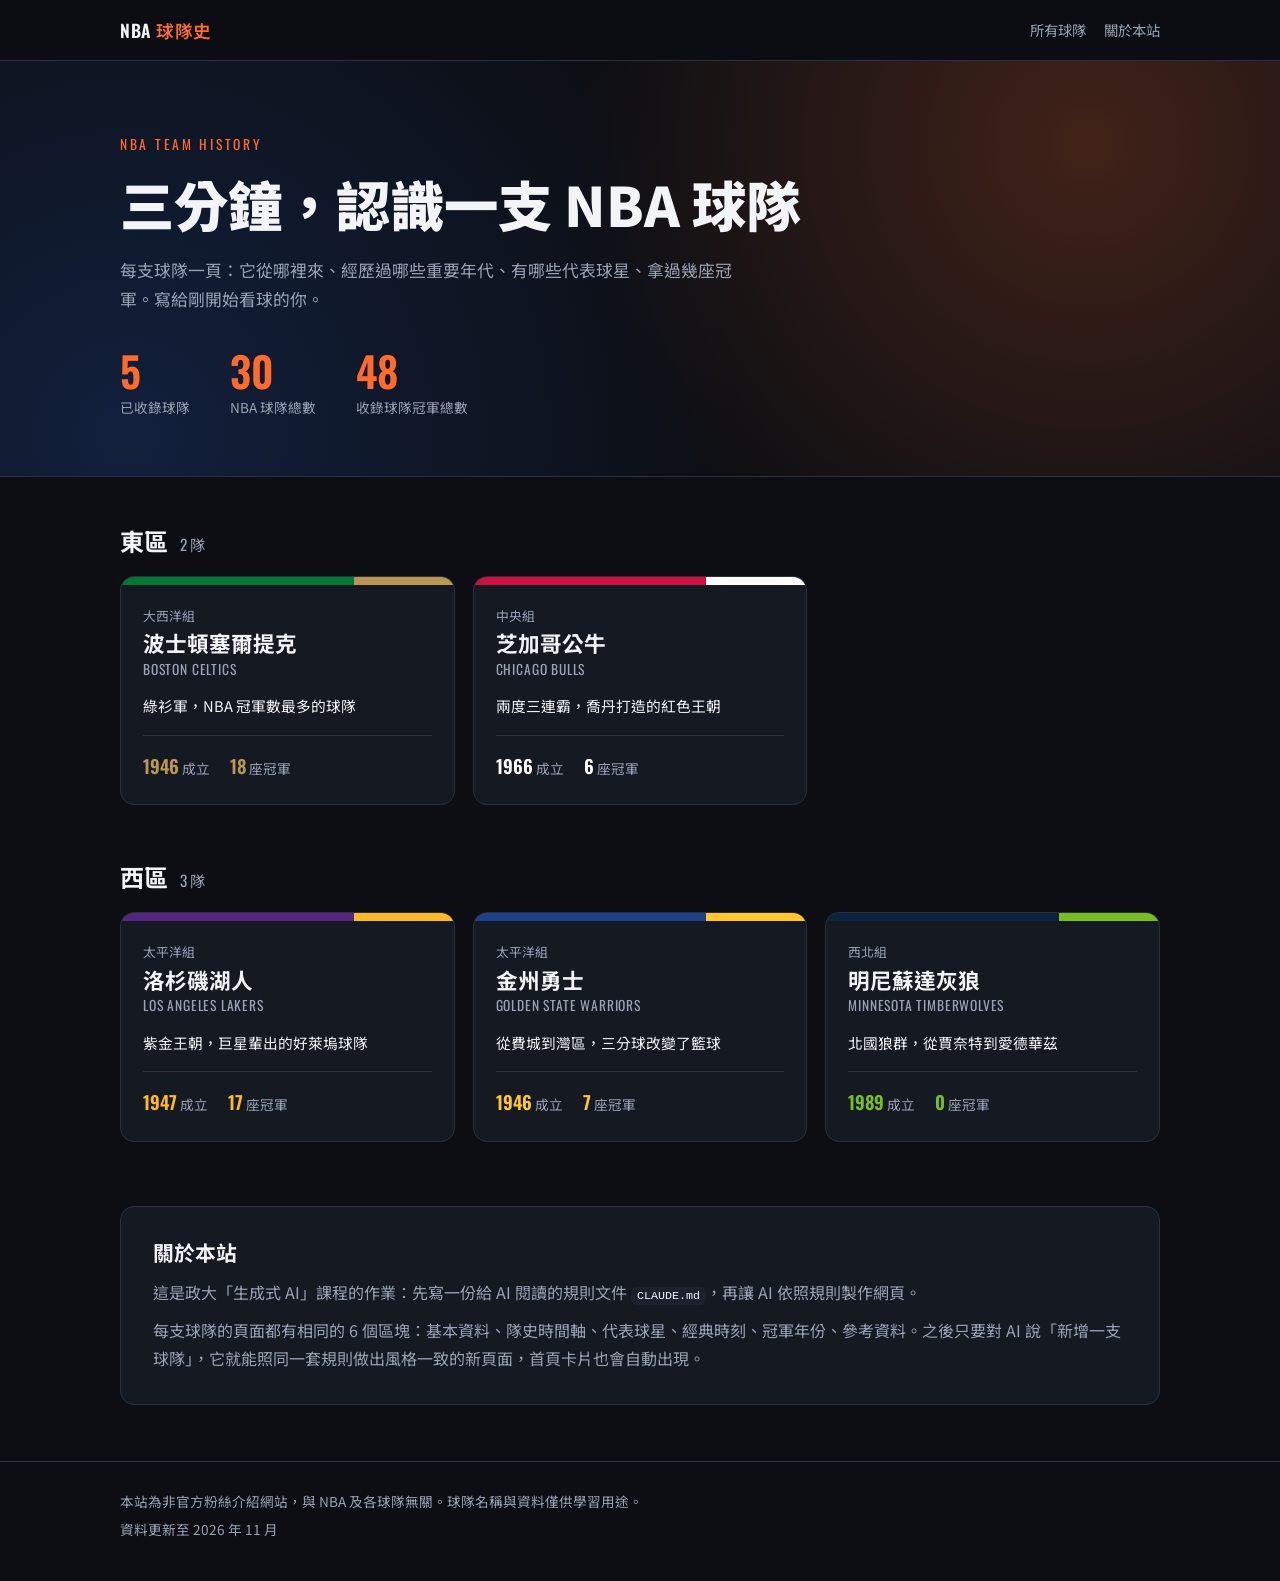
<file: index.html>
<!DOCTYPE html>
<html lang="zh-Hant-TW">
<head>
  <meta charset="UTF-8">
  <meta name="viewport" content="width=device-width, initial-scale=1.0">
  <title>NBA 球隊史｜三分鐘認識一支球隊</title>
  <meta name="description" content="用繁體中文介紹 NBA 各球隊的歷史、代表球星與冠軍年份。">
  <link rel="preconnect" href="https://fonts.googleapis.com">
  <link rel="preconnect" href="https://fonts.gstatic.com" crossorigin>
  <link href="https://fonts.googleapis.com/css2?family=Noto+Sans+TC:wght@400;700;900&family=Oswald:wght@400;600&display=swap" rel="stylesheet">
  <link rel="stylesheet" href="assets/css/style.css">
</head>
<body>
  <header class="site-header">
    <div class="container">
      <a class="brand" href="index.html">NBA <span>球隊史</span></a>
      <nav class="header-links">
        <a href="#teams">所有球隊</a>
        <a href="#about">關於本站</a>
      </nav>
    </div>
  </header>

  <main>
    <section class="home-hero">
      <div class="container">
        <p class="eyebrow">NBA Team History</p>
        <h1>三分鐘，認識一支 NBA 球隊</h1>
        <p class="lead">每支球隊一頁：它從哪裡來、經歷過哪些重要年代、有哪些代表球星、拿過幾座冠軍。寫給剛開始看球的你。</p>
        <div class="stats">
          <div>
            <span class="stat-number" data-stat="teams">0</span>
            <span class="stat-label">已收錄球隊</span>
          </div>
          <div>
            <span class="stat-number">30</span>
            <span class="stat-label">NBA 球隊總數</span>
          </div>
          <div>
            <span class="stat-number" data-stat="titles">0</span>
            <span class="stat-label">收錄球隊冠軍總數</span>
          </div>
        </div>
      </div>
    </section>

    <div class="container" id="teams" data-team-grid></div>

    <div class="container">
      <section class="about" id="about">
        <h2>關於本站</h2>
        <p>這是政大「生成式 AI」課程的作業：先寫一份給 AI 閱讀的規則文件 <code>CLAUDE.md</code>，再讓 AI 依照規則製作網頁。</p>
        <p>每支球隊的頁面都有相同的 6 個區塊：基本資料、隊史時間軸、代表球星、經典時刻、冠軍年份、參考資料。之後只要對 AI 說「新增一支球隊」，它就能照同一套規則做出風格一致的新頁面，首頁卡片也會自動出現。</p>
      </section>
    </div>
  </main>

  <footer class="site-footer">
    <div class="container">
      <p>本站為非官方粉絲介紹網站，與 NBA 及各球隊無關。球隊名稱與資料僅供學習用途。</p>
      <p>資料更新至 2026 年 11 月</p>
    </div>
  </footer>

  <script src="data/teams.js"></script>
  <script src="assets/js/main.js"></script>
</body>
</html>
</file>
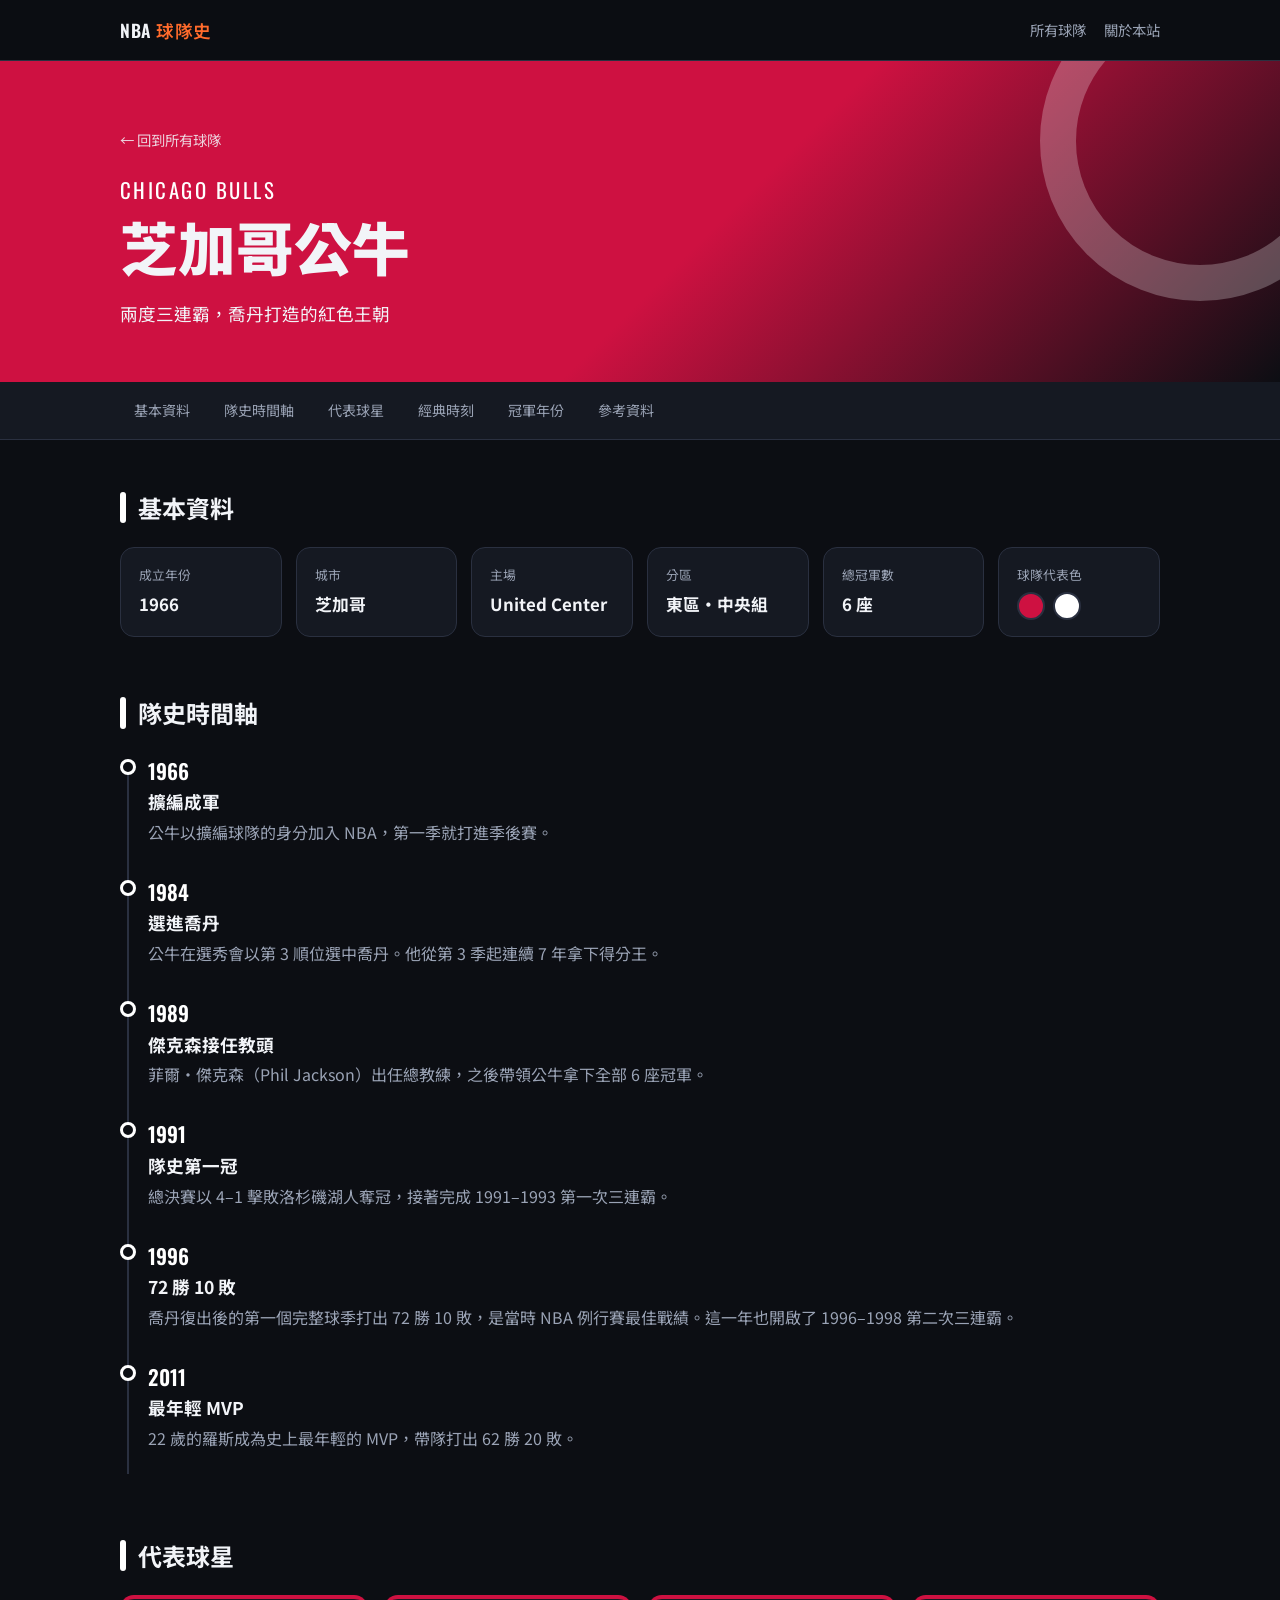
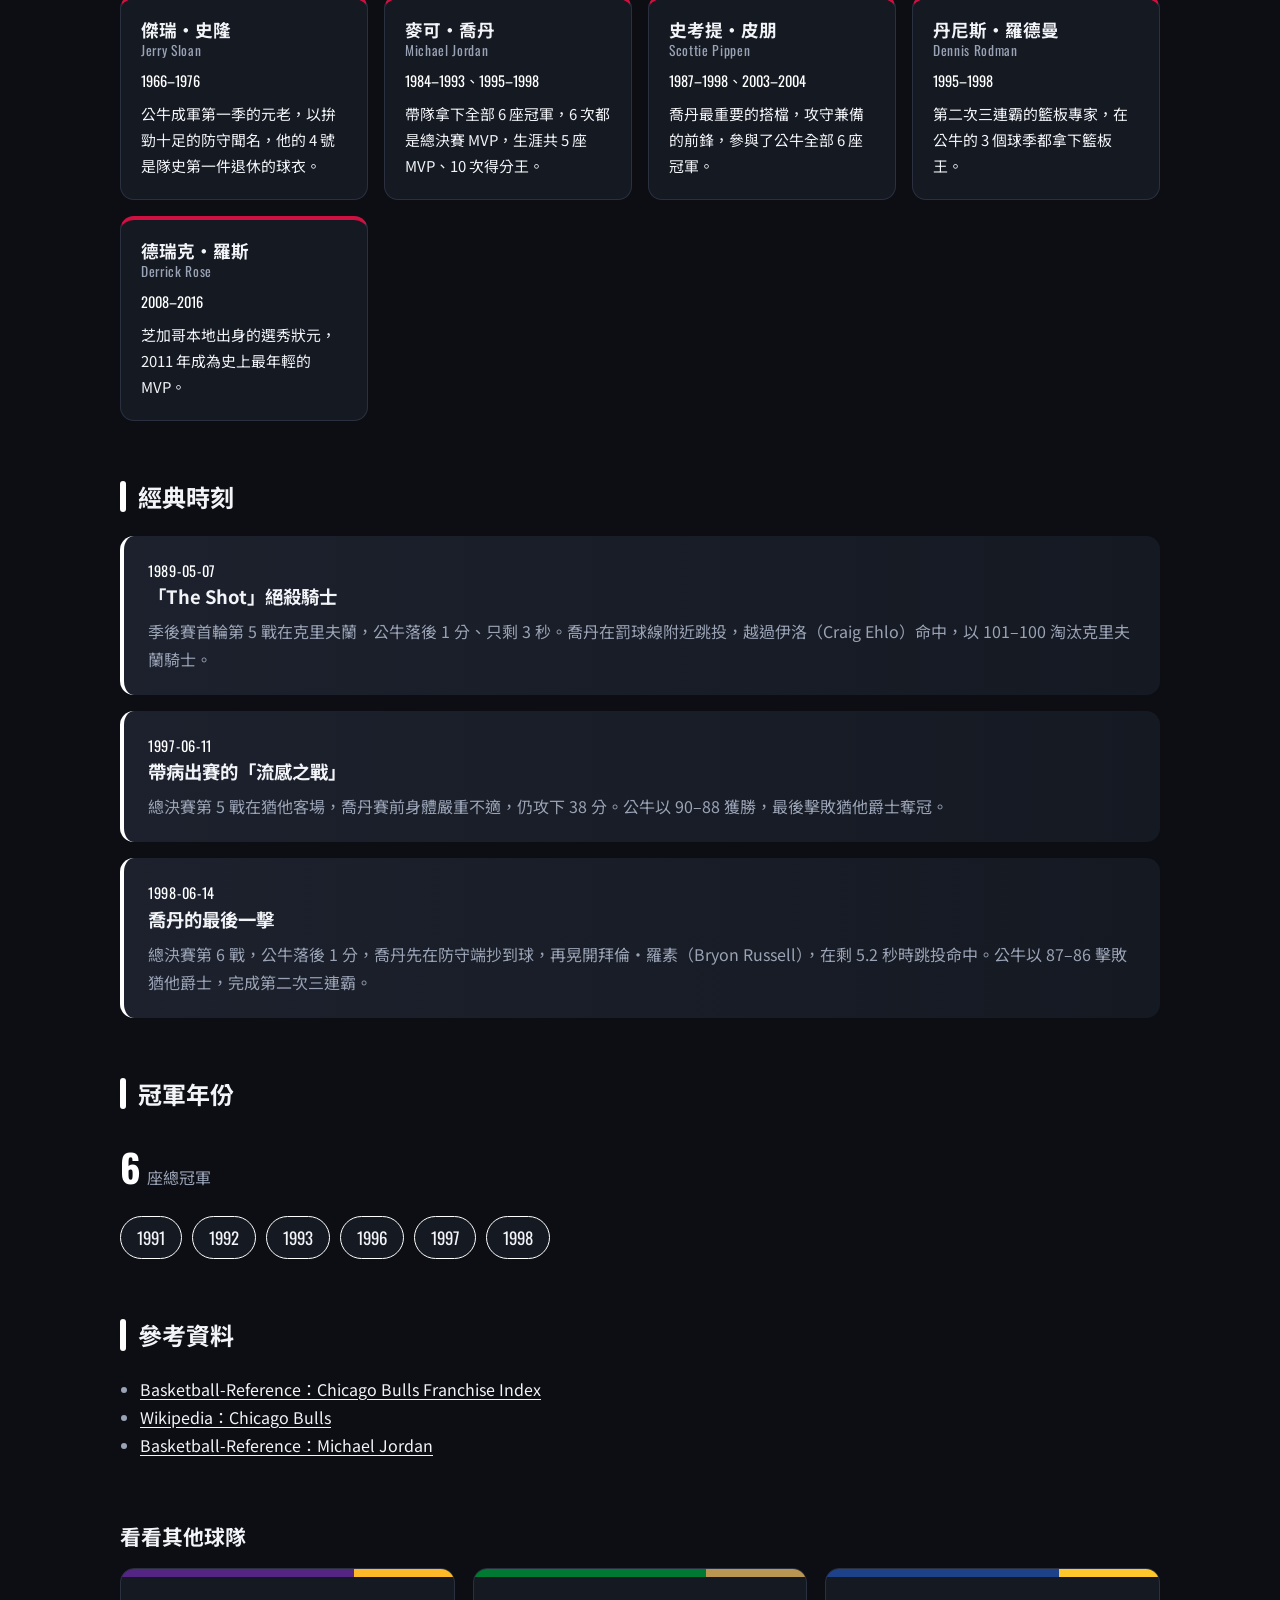
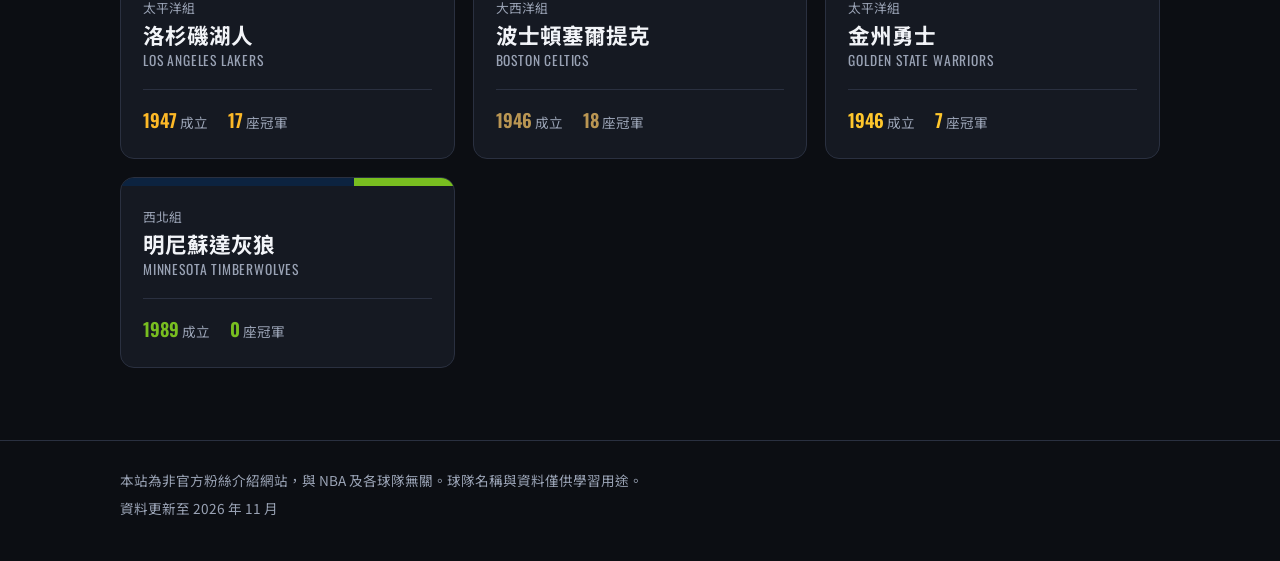
<file: teams/bulls.html>
<!DOCTYPE html>
<html lang="zh-Hant-TW">
<head>
  <meta charset="UTF-8">
  <meta name="viewport" content="width=device-width, initial-scale=1.0">
  <title>芝加哥公牛｜NBA 球隊史</title>
  <meta name="description" content="芝加哥公牛的球隊歷史、代表球星與冠軍年份。">
  <link rel="preconnect" href="https://fonts.googleapis.com">
  <link rel="preconnect" href="https://fonts.gstatic.com" crossorigin>
  <link href="https://fonts.googleapis.com/css2?family=Noto+Sans+TC:wght@400;700;900&family=Oswald:wght@400;600&display=swap" rel="stylesheet">
  <link rel="stylesheet" href="../assets/css/style.css">
</head>
<body data-team="bulls">
  <header class="site-header">
    <div class="container">
      <a class="brand" href="../index.html">NBA <span>球隊史</span></a>
      <nav class="header-links">
        <a href="../index.html#teams">所有球隊</a>
        <a href="../index.html#about">關於本站</a>
      </nav>
    </div>
  </header>

  <main>
    <section class="team-hero">
      <div class="container">
        <a class="back-link" href="../index.html">← 回到所有球隊</a>
        <p class="team-en">Chicago Bulls</p>
        <h1>芝加哥公牛</h1>
        <p class="tagline">兩度三連霸，喬丹打造的紅色王朝</p>
      </div>
    </section>

    <nav class="section-nav" aria-label="頁面區塊">
      <div class="container">
        <ul>
          <li><a href="#basic-info">基本資料</a></li>
          <li><a href="#timeline">隊史時間軸</a></li>
          <li><a href="#legends">代表球星</a></li>
          <li><a href="#moments">經典時刻</a></li>
          <li><a href="#championships">冠軍年份</a></li>
          <li><a href="#references">參考資料</a></li>
        </ul>
      </div>
    </nav>

    <div class="container">
      <section class="section" id="basic-info">
        <h2 class="section-title">基本資料</h2>
        <dl class="info-grid">
          <div class="info-item"><dt>成立年份</dt><dd>1966</dd></div>
          <div class="info-item"><dt>城市</dt><dd>芝加哥</dd></div>
          <div class="info-item"><dt>主場</dt><dd>United Center</dd></div>
          <div class="info-item"><dt>分區</dt><dd>東區・中央組</dd></div>
          <div class="info-item"><dt>總冠軍數</dt><dd>6 座</dd></div>
          <div class="info-item"><dt>球隊代表色</dt><dd><span class="swatches"><span class="swatch swatch-primary"></span><span class="swatch swatch-secondary"></span></span></dd></div>
        </dl>
      </section>

      <section class="section" id="timeline">
        <h2 class="section-title">隊史時間軸</h2>
        <ol class="timeline">
          <li class="timeline-item">
            <span class="timeline-year">1966</span>
            <div class="timeline-body">
              <h3>擴編成軍</h3>
              <p>公牛以擴編球隊的身分加入 NBA，第一季就打進季後賽。</p>
            </div>
          </li>
          <li class="timeline-item">
            <span class="timeline-year">1984</span>
            <div class="timeline-body">
              <h3>選進喬丹</h3>
              <p>公牛在選秀會以第 3 順位選中喬丹。他從第 3 季起連續 7 年拿下得分王。</p>
            </div>
          </li>
          <li class="timeline-item">
            <span class="timeline-year">1989</span>
            <div class="timeline-body">
              <h3>傑克森接任教頭</h3>
              <p>菲爾·傑克森（Phil Jackson）出任總教練，之後帶領公牛拿下全部 6 座冠軍。</p>
            </div>
          </li>
          <li class="timeline-item">
            <span class="timeline-year">1991</span>
            <div class="timeline-body">
              <h3>隊史第一冠</h3>
              <p>總決賽以 4–1 擊敗洛杉磯湖人奪冠，接著完成 1991–1993 第一次三連霸。</p>
            </div>
          </li>
          <li class="timeline-item">
            <span class="timeline-year">1996</span>
            <div class="timeline-body">
              <h3>72 勝 10 敗</h3>
              <p>喬丹復出後的第一個完整球季打出 72 勝 10 敗，是當時 NBA 例行賽最佳戰績。這一年也開啟了 1996–1998 第二次三連霸。</p>
            </div>
          </li>
          <li class="timeline-item">
            <span class="timeline-year">2011</span>
            <div class="timeline-body">
              <h3>最年輕 MVP</h3>
              <p>22 歲的羅斯成為史上最年輕的 MVP，帶隊打出 62 勝 20 敗。</p>
            </div>
          </li>
        </ol>
      </section>

      <section class="section" id="legends">
        <h2 class="section-title">代表球星</h2>
        <ul class="legend-grid">
          <li class="legend-card">
            <h3>傑瑞·史隆<span class="en">Jerry Sloan</span></h3>
            <p class="legend-era">1966–1976</p>
            <p>公牛成軍第一季的元老，以拚勁十足的防守聞名，他的 4 號是隊史第一件退休的球衣。</p>
          </li>
          <li class="legend-card">
            <h3>麥可·喬丹<span class="en">Michael Jordan</span></h3>
            <p class="legend-era">1984–1993、1995–1998</p>
            <p>帶隊拿下全部 6 座冠軍，6 次都是總決賽 MVP，生涯共 5 座 MVP、10 次得分王。</p>
          </li>
          <li class="legend-card">
            <h3>史考提·皮朋<span class="en">Scottie Pippen</span></h3>
            <p class="legend-era">1987–1998、2003–2004</p>
            <p>喬丹最重要的搭檔，攻守兼備的前鋒，參與了公牛全部 6 座冠軍。</p>
          </li>
          <li class="legend-card">
            <h3>丹尼斯·羅德曼<span class="en">Dennis Rodman</span></h3>
            <p class="legend-era">1995–1998</p>
            <p>第二次三連霸的籃板專家，在公牛的 3 個球季都拿下籃板王。</p>
          </li>
          <li class="legend-card">
            <h3>德瑞克·羅斯<span class="en">Derrick Rose</span></h3>
            <p class="legend-era">2008–2016</p>
            <p>芝加哥本地出身的選秀狀元，2011 年成為史上最年輕的 MVP。</p>
          </li>
        </ul>
      </section>

      <section class="section" id="moments">
        <h2 class="section-title">經典時刻</h2>
        <div class="moment-list">
          <article class="moment-card">
            <p class="moment-date">1989-05-07</p>
            <h3>「The Shot」絕殺騎士</h3>
            <p>季後賽首輪第 5 戰在克里夫蘭，公牛落後 1 分、只剩 3 秒。喬丹在罰球線附近跳投，越過伊洛（Craig Ehlo）命中，以 101–100 淘汰克里夫蘭騎士。</p>
          </article>
          <article class="moment-card">
            <p class="moment-date">1997-06-11</p>
            <h3>帶病出賽的「流感之戰」</h3>
            <p>總決賽第 5 戰在猶他客場，喬丹賽前身體嚴重不適，仍攻下 38 分。公牛以 90–88 獲勝，最後擊敗猶他爵士奪冠。</p>
          </article>
          <article class="moment-card">
            <p class="moment-date">1998-06-14</p>
            <h3>喬丹的最後一擊</h3>
            <p>總決賽第 6 戰，公牛落後 1 分，喬丹先在防守端抄到球，再晃開拜倫·羅素（Bryon Russell），在剩 5.2 秒時跳投命中。公牛以 87–86 擊敗猶他爵士，完成第二次三連霸。</p>
          </article>
        </div>
      </section>

      <section class="section" id="championships">
        <h2 class="section-title">冠軍年份</h2>
        <p class="title-count"><strong>6</strong>座總冠軍</p>
        <ul class="title-list">
          <li>1991</li>
          <li>1992</li>
          <li>1993</li>
          <li>1996</li>
          <li>1997</li>
          <li>1998</li>
        </ul>
      </section>

      <section class="section" id="references">
        <h2 class="section-title">參考資料</h2>
        <ul class="ref-list">
          <li><a href="https://www.basketball-reference.com/teams/CHI/" target="_blank" rel="noopener">Basketball-Reference：Chicago Bulls Franchise Index</a></li>
          <li><a href="https://en.wikipedia.org/wiki/Chicago_Bulls" target="_blank" rel="noopener">Wikipedia：Chicago Bulls</a></li>
          <li><a href="https://www.basketball-reference.com/players/j/jordami01.html" target="_blank" rel="noopener">Basketball-Reference：Michael Jordan</a></li>
        </ul>
      </section>

      <section class="more-teams">
        <h2>看看其他球隊</h2>
        <div data-team-nav></div>
      </section>
    </div>
  </main>

  <footer class="site-footer">
    <div class="container">
      <p>本站為非官方粉絲介紹網站，與 NBA 及各球隊無關。球隊名稱與資料僅供學習用途。</p>
      <p>資料更新至 2026 年 11 月</p>
    </div>
  </footer>

  <script src="../data/teams.js"></script>
  <script src="../assets/js/main.js"></script>
</body>
</html>
</file>
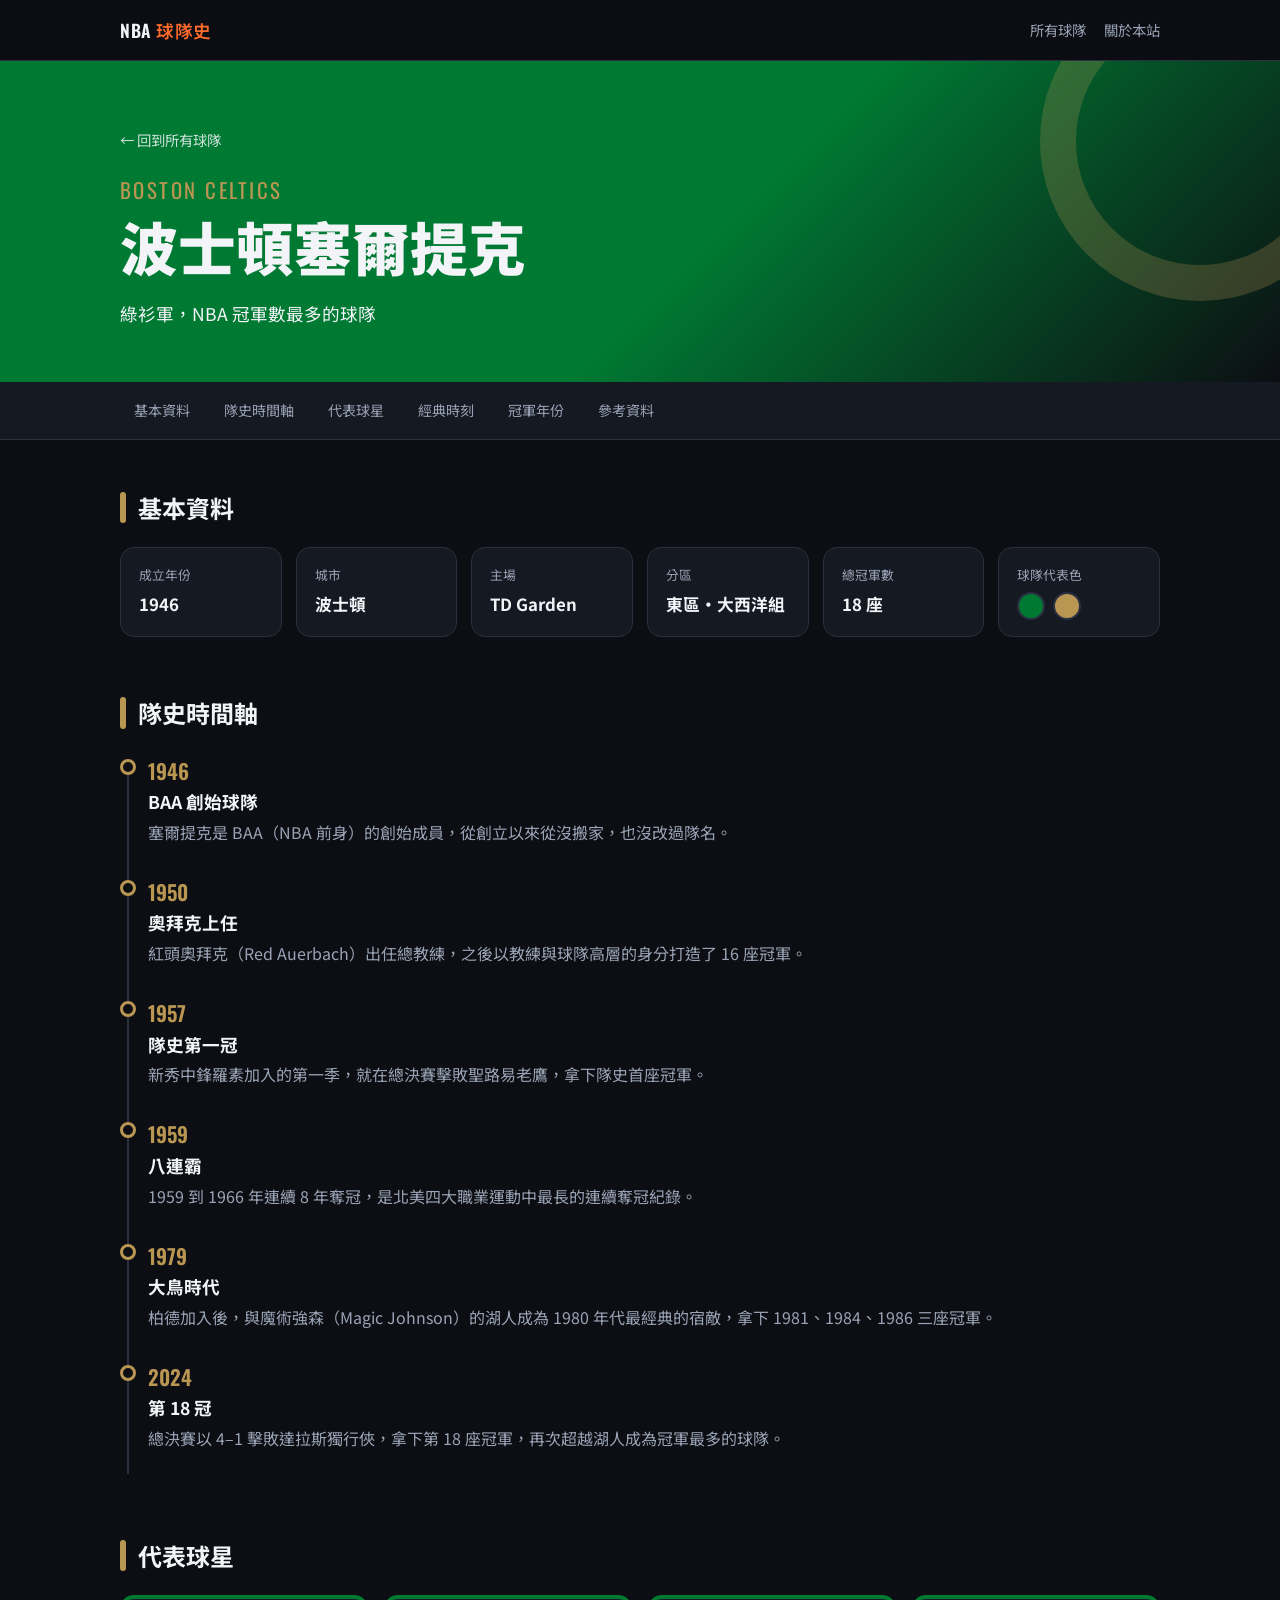
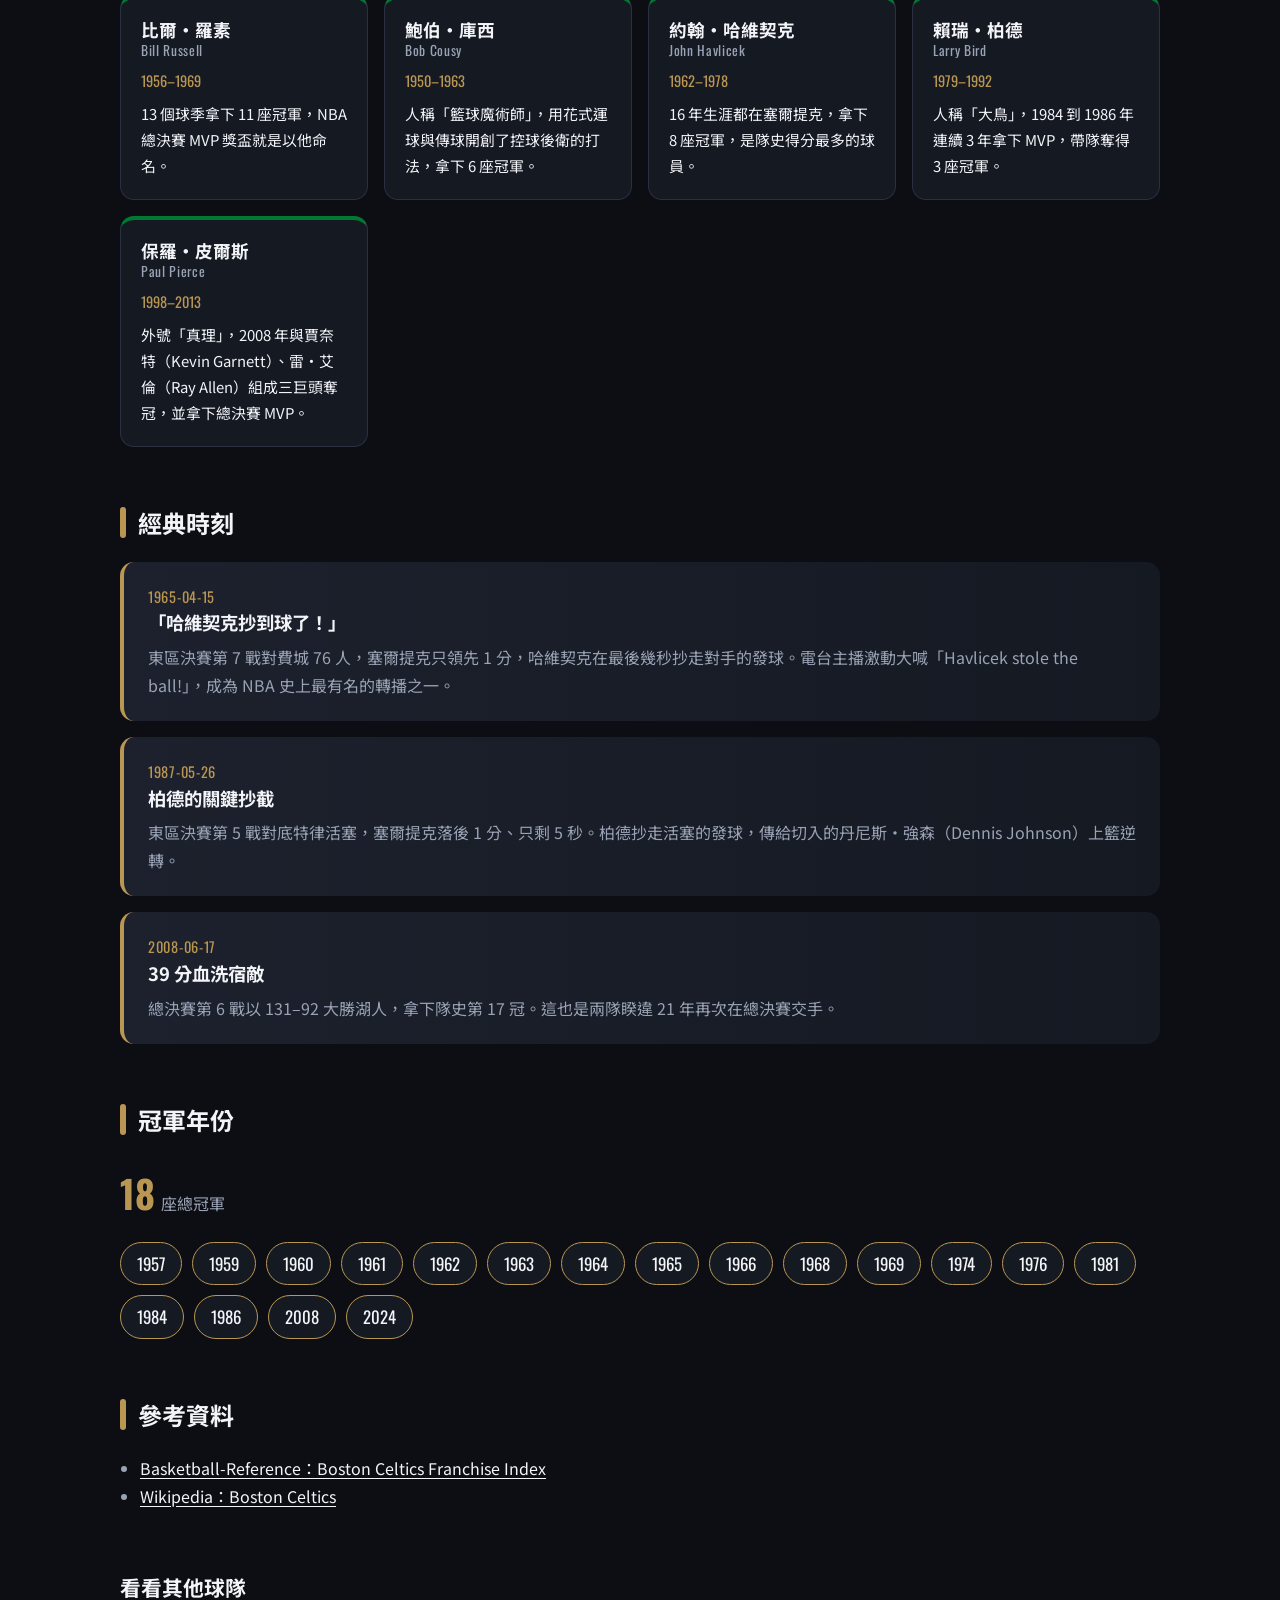
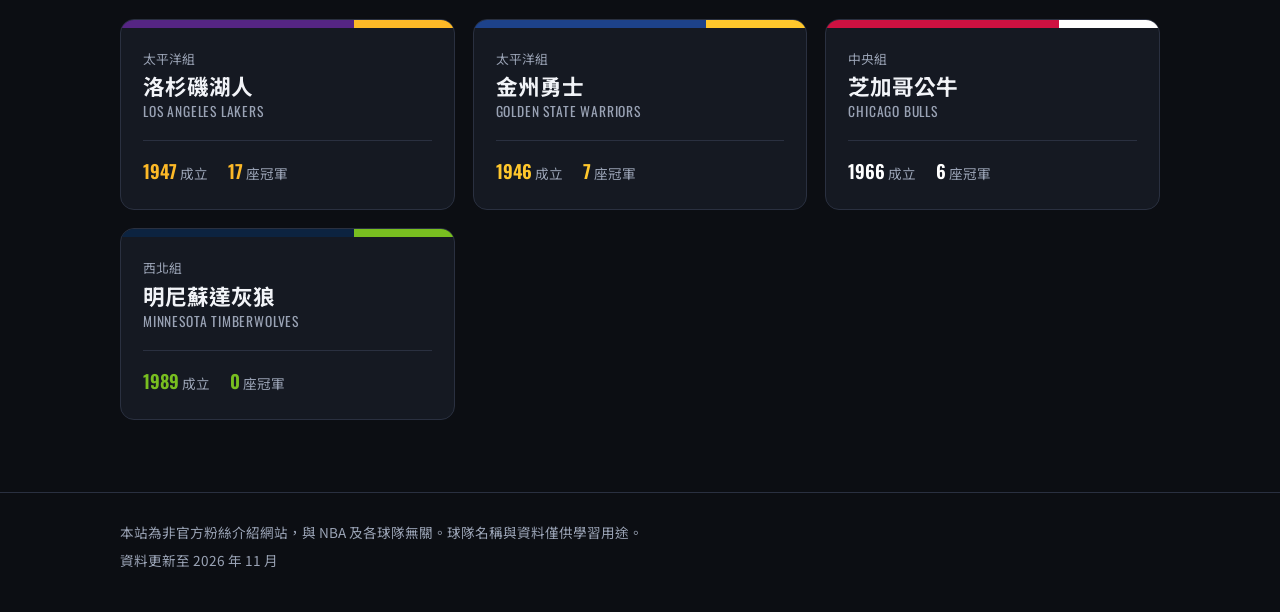
<file: teams/celtics.html>
<!DOCTYPE html>
<html lang="zh-Hant-TW">
<head>
  <meta charset="UTF-8">
  <meta name="viewport" content="width=device-width, initial-scale=1.0">
  <title>波士頓塞爾提克｜NBA 球隊史</title>
  <meta name="description" content="波士頓塞爾提克的球隊歷史、代表球星與冠軍年份。">
  <link rel="preconnect" href="https://fonts.googleapis.com">
  <link rel="preconnect" href="https://fonts.gstatic.com" crossorigin>
  <link href="https://fonts.googleapis.com/css2?family=Noto+Sans+TC:wght@400;700;900&family=Oswald:wght@400;600&display=swap" rel="stylesheet">
  <link rel="stylesheet" href="../assets/css/style.css">
</head>
<body data-team="celtics">
  <header class="site-header">
    <div class="container">
      <a class="brand" href="../index.html">NBA <span>球隊史</span></a>
      <nav class="header-links">
        <a href="../index.html#teams">所有球隊</a>
        <a href="../index.html#about">關於本站</a>
      </nav>
    </div>
  </header>

  <main>
    <section class="team-hero">
      <div class="container">
        <a class="back-link" href="../index.html">← 回到所有球隊</a>
        <p class="team-en">Boston Celtics</p>
        <h1>波士頓塞爾提克</h1>
        <p class="tagline">綠衫軍，NBA 冠軍數最多的球隊</p>
      </div>
    </section>

    <nav class="section-nav" aria-label="頁面區塊">
      <div class="container">
        <ul>
          <li><a href="#basic-info">基本資料</a></li>
          <li><a href="#timeline">隊史時間軸</a></li>
          <li><a href="#legends">代表球星</a></li>
          <li><a href="#moments">經典時刻</a></li>
          <li><a href="#championships">冠軍年份</a></li>
          <li><a href="#references">參考資料</a></li>
        </ul>
      </div>
    </nav>

    <div class="container">
      <section class="section" id="basic-info">
        <h2 class="section-title">基本資料</h2>
        <dl class="info-grid">
          <div class="info-item"><dt>成立年份</dt><dd>1946</dd></div>
          <div class="info-item"><dt>城市</dt><dd>波士頓</dd></div>
          <div class="info-item"><dt>主場</dt><dd>TD Garden</dd></div>
          <div class="info-item"><dt>分區</dt><dd>東區・大西洋組</dd></div>
          <div class="info-item"><dt>總冠軍數</dt><dd>18 座</dd></div>
          <div class="info-item"><dt>球隊代表色</dt><dd><span class="swatches"><span class="swatch swatch-primary"></span><span class="swatch swatch-secondary"></span></span></dd></div>
        </dl>
      </section>

      <section class="section" id="timeline">
        <h2 class="section-title">隊史時間軸</h2>
        <ol class="timeline">
          <li class="timeline-item">
            <span class="timeline-year">1946</span>
            <div class="timeline-body">
              <h3>BAA 創始球隊</h3>
              <p>塞爾提克是 BAA（NBA 前身）的創始成員，從創立以來從沒搬家，也沒改過隊名。</p>
            </div>
          </li>
          <li class="timeline-item">
            <span class="timeline-year">1950</span>
            <div class="timeline-body">
              <h3>奧拜克上任</h3>
              <p>紅頭奧拜克（Red Auerbach）出任總教練，之後以教練與球隊高層的身分打造了 16 座冠軍。</p>
            </div>
          </li>
          <li class="timeline-item">
            <span class="timeline-year">1957</span>
            <div class="timeline-body">
              <h3>隊史第一冠</h3>
              <p>新秀中鋒羅素加入的第一季，就在總決賽擊敗聖路易老鷹，拿下隊史首座冠軍。</p>
            </div>
          </li>
          <li class="timeline-item">
            <span class="timeline-year">1959</span>
            <div class="timeline-body">
              <h3>八連霸</h3>
              <p>1959 到 1966 年連續 8 年奪冠，是北美四大職業運動中最長的連續奪冠紀錄。</p>
            </div>
          </li>
          <li class="timeline-item">
            <span class="timeline-year">1979</span>
            <div class="timeline-body">
              <h3>大鳥時代</h3>
              <p>柏德加入後，與魔術強森（Magic Johnson）的湖人成為 1980 年代最經典的宿敵，拿下 1981、1984、1986 三座冠軍。</p>
            </div>
          </li>
          <li class="timeline-item">
            <span class="timeline-year">2024</span>
            <div class="timeline-body">
              <h3>第 18 冠</h3>
              <p>總決賽以 4–1 擊敗達拉斯獨行俠，拿下第 18 座冠軍，再次超越湖人成為冠軍最多的球隊。</p>
            </div>
          </li>
        </ol>
      </section>

      <section class="section" id="legends">
        <h2 class="section-title">代表球星</h2>
        <ul class="legend-grid">
          <li class="legend-card">
            <h3>比爾·羅素<span class="en">Bill Russell</span></h3>
            <p class="legend-era">1956–1969</p>
            <p>13 個球季拿下 11 座冠軍，NBA 總決賽 MVP 獎盃就是以他命名。</p>
          </li>
          <li class="legend-card">
            <h3>鮑伯·庫西<span class="en">Bob Cousy</span></h3>
            <p class="legend-era">1950–1963</p>
            <p>人稱「籃球魔術師」，用花式運球與傳球開創了控球後衛的打法，拿下 6 座冠軍。</p>
          </li>
          <li class="legend-card">
            <h3>約翰·哈維契克<span class="en">John Havlicek</span></h3>
            <p class="legend-era">1962–1978</p>
            <p>16 年生涯都在塞爾提克，拿下 8 座冠軍，是隊史得分最多的球員。</p>
          </li>
          <li class="legend-card">
            <h3>賴瑞·柏德<span class="en">Larry Bird</span></h3>
            <p class="legend-era">1979–1992</p>
            <p>人稱「大鳥」，1984 到 1986 年連續 3 年拿下 MVP，帶隊奪得 3 座冠軍。</p>
          </li>
          <li class="legend-card">
            <h3>保羅·皮爾斯<span class="en">Paul Pierce</span></h3>
            <p class="legend-era">1998–2013</p>
            <p>外號「真理」，2008 年與賈奈特（Kevin Garnett）、雷·艾倫（Ray Allen）組成三巨頭奪冠，並拿下總決賽 MVP。</p>
          </li>
        </ul>
      </section>

      <section class="section" id="moments">
        <h2 class="section-title">經典時刻</h2>
        <div class="moment-list">
          <article class="moment-card">
            <p class="moment-date">1965-04-15</p>
            <h3>「哈維契克抄到球了！」</h3>
            <p>東區決賽第 7 戰對費城 76 人，塞爾提克只領先 1 分，哈維契克在最後幾秒抄走對手的發球。電台主播激動大喊「Havlicek stole the ball!」，成為 NBA 史上最有名的轉播之一。</p>
          </article>
          <article class="moment-card">
            <p class="moment-date">1987-05-26</p>
            <h3>柏德的關鍵抄截</h3>
            <p>東區決賽第 5 戰對底特律活塞，塞爾提克落後 1 分、只剩 5 秒。柏德抄走活塞的發球，傳給切入的丹尼斯·強森（Dennis Johnson）上籃逆轉。</p>
          </article>
          <article class="moment-card">
            <p class="moment-date">2008-06-17</p>
            <h3>39 分血洗宿敵</h3>
            <p>總決賽第 6 戰以 131–92 大勝湖人，拿下隊史第 17 冠。這也是兩隊睽違 21 年再次在總決賽交手。</p>
          </article>
        </div>
      </section>

      <section class="section" id="championships">
        <h2 class="section-title">冠軍年份</h2>
        <p class="title-count"><strong>18</strong>座總冠軍</p>
        <ul class="title-list">
          <li>1957</li>
          <li>1959</li>
          <li>1960</li>
          <li>1961</li>
          <li>1962</li>
          <li>1963</li>
          <li>1964</li>
          <li>1965</li>
          <li>1966</li>
          <li>1968</li>
          <li>1969</li>
          <li>1974</li>
          <li>1976</li>
          <li>1981</li>
          <li>1984</li>
          <li>1986</li>
          <li>2008</li>
          <li>2024</li>
        </ul>
      </section>

      <section class="section" id="references">
        <h2 class="section-title">參考資料</h2>
        <ul class="ref-list">
          <li><a href="https://www.basketball-reference.com/teams/BOS/" target="_blank" rel="noopener">Basketball-Reference：Boston Celtics Franchise Index</a></li>
          <li><a href="https://en.wikipedia.org/wiki/Boston_Celtics" target="_blank" rel="noopener">Wikipedia：Boston Celtics</a></li>
        </ul>
      </section>

      <section class="more-teams">
        <h2>看看其他球隊</h2>
        <div data-team-nav></div>
      </section>
    </div>
  </main>

  <footer class="site-footer">
    <div class="container">
      <p>本站為非官方粉絲介紹網站，與 NBA 及各球隊無關。球隊名稱與資料僅供學習用途。</p>
      <p>資料更新至 2026 年 11 月</p>
    </div>
  </footer>

  <script src="../data/teams.js"></script>
  <script src="../assets/js/main.js"></script>
</body>
</html>
</file>
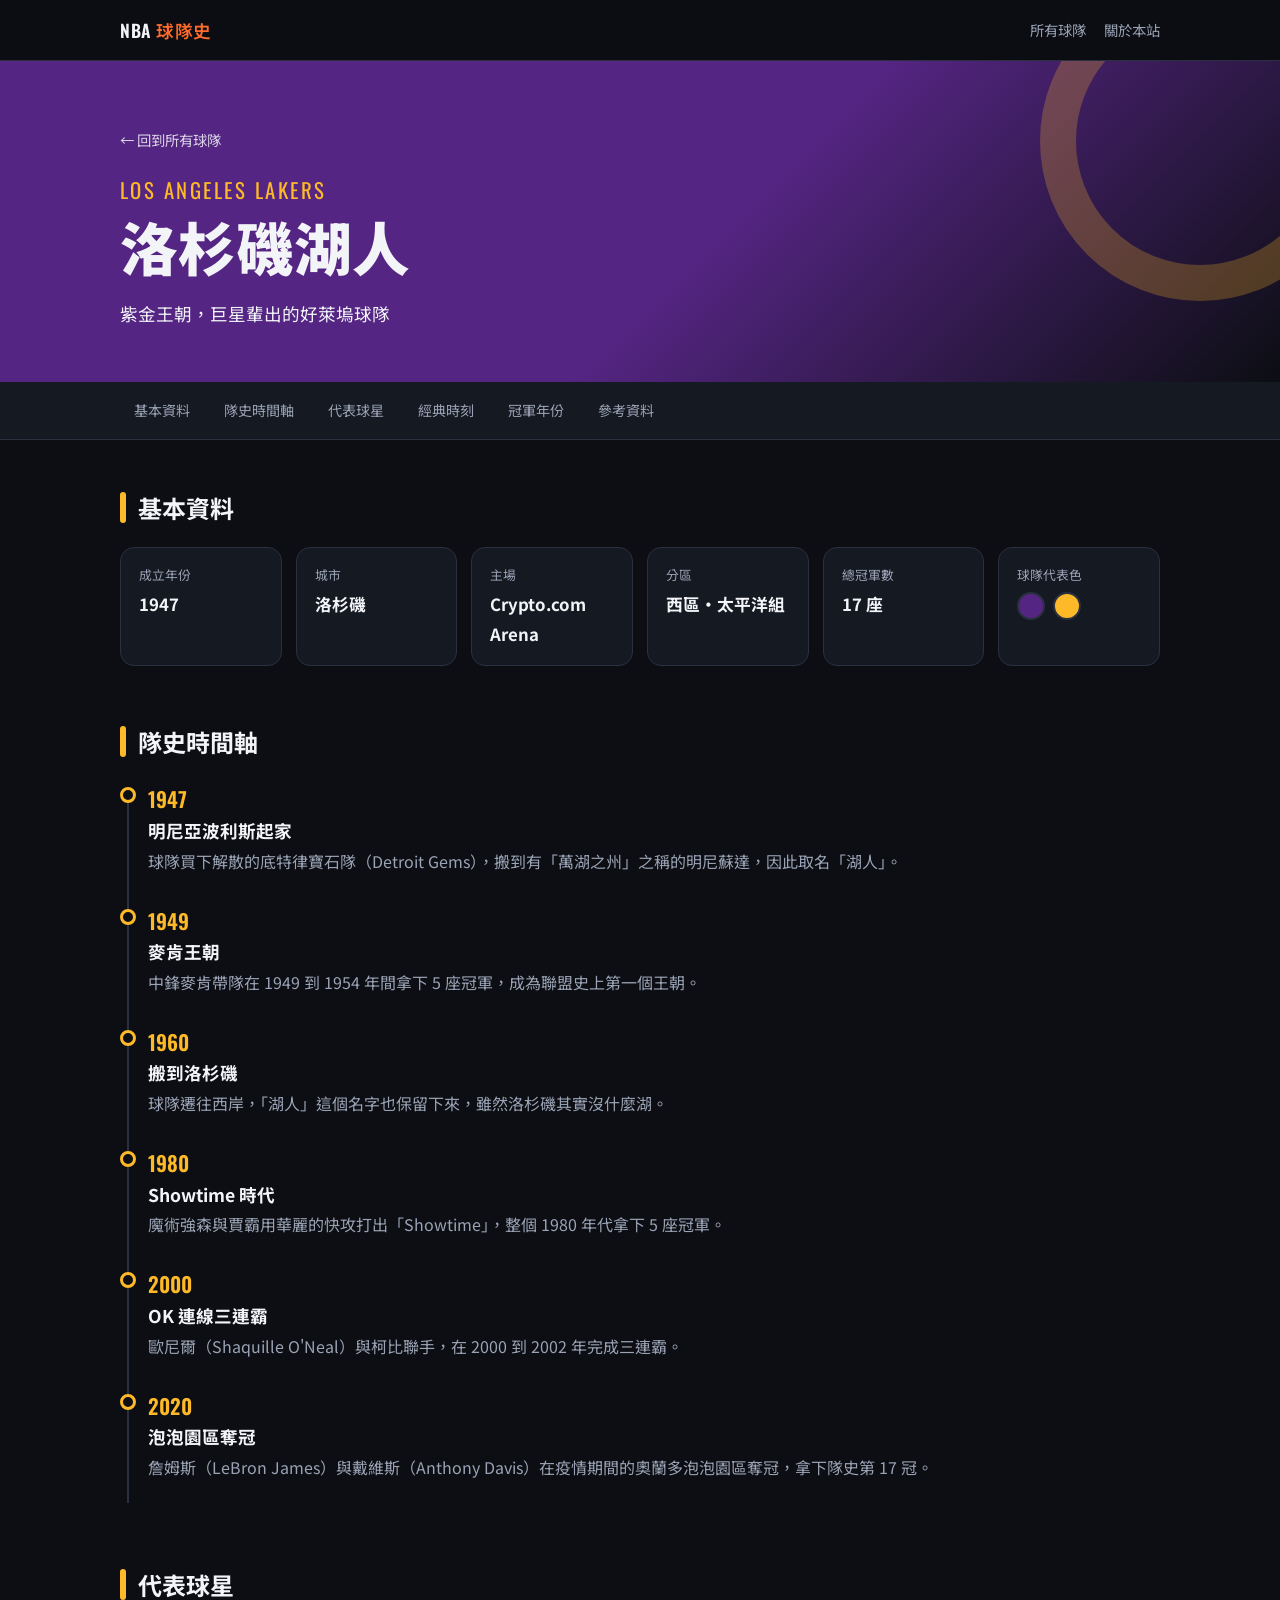
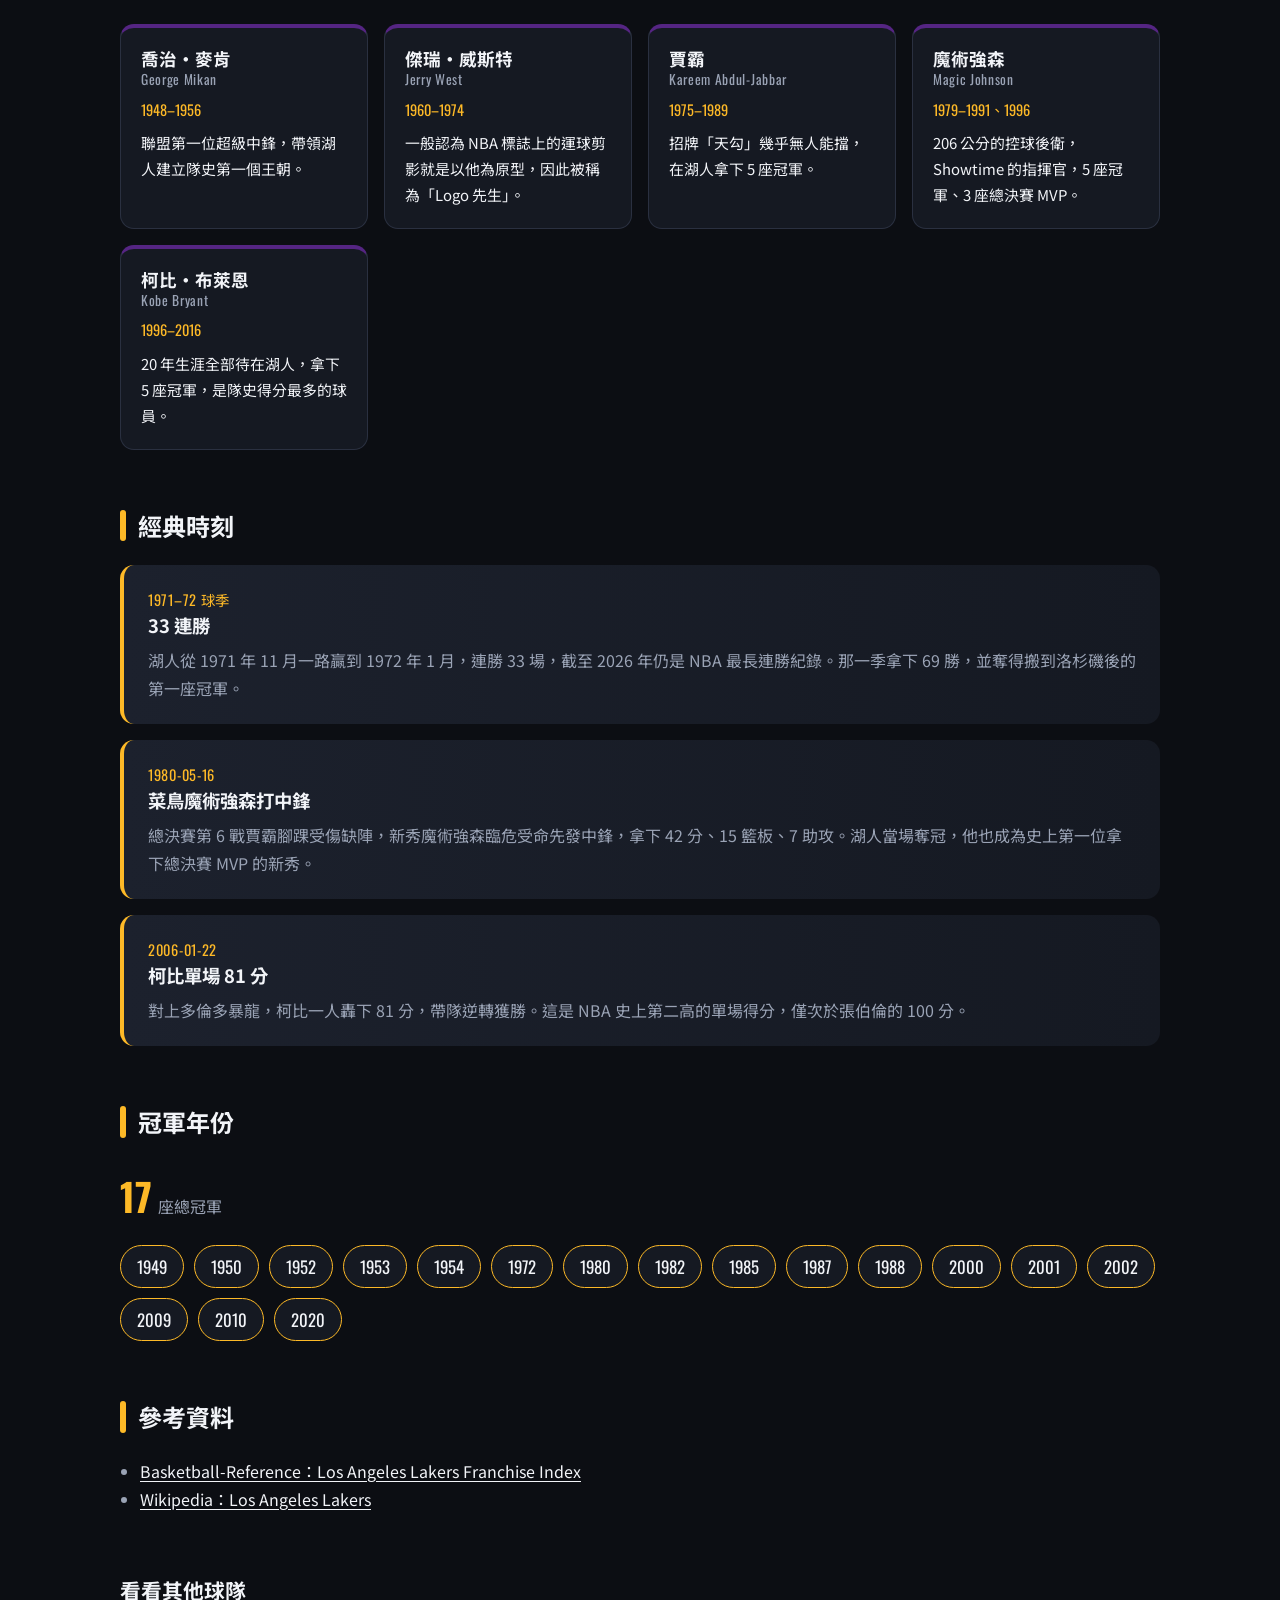
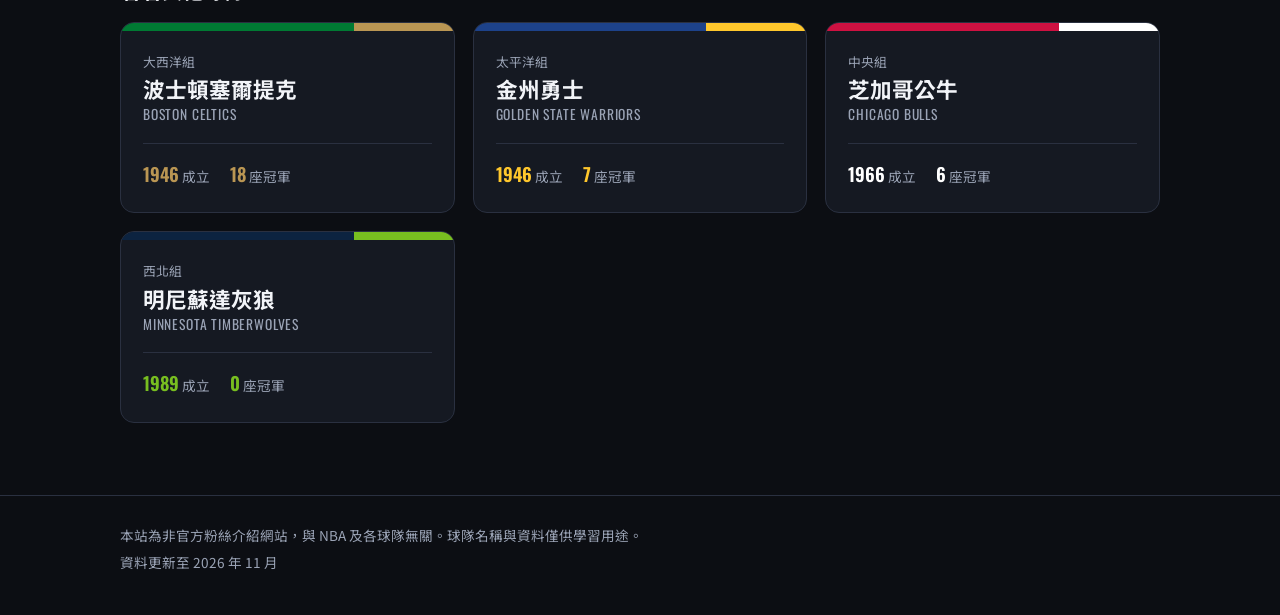
<file: teams/lakers.html>
<!DOCTYPE html>
<html lang="zh-Hant-TW">
<head>
  <meta charset="UTF-8">
  <meta name="viewport" content="width=device-width, initial-scale=1.0">
  <title>洛杉磯湖人｜NBA 球隊史</title>
  <meta name="description" content="洛杉磯湖人的球隊歷史、代表球星與冠軍年份。">
  <link rel="preconnect" href="https://fonts.googleapis.com">
  <link rel="preconnect" href="https://fonts.gstatic.com" crossorigin>
  <link href="https://fonts.googleapis.com/css2?family=Noto+Sans+TC:wght@400;700;900&family=Oswald:wght@400;600&display=swap" rel="stylesheet">
  <link rel="stylesheet" href="../assets/css/style.css">
</head>
<body data-team="lakers">
  <header class="site-header">
    <div class="container">
      <a class="brand" href="../index.html">NBA <span>球隊史</span></a>
      <nav class="header-links">
        <a href="../index.html#teams">所有球隊</a>
        <a href="../index.html#about">關於本站</a>
      </nav>
    </div>
  </header>

  <main>
    <section class="team-hero">
      <div class="container">
        <a class="back-link" href="../index.html">← 回到所有球隊</a>
        <p class="team-en">Los Angeles Lakers</p>
        <h1>洛杉磯湖人</h1>
        <p class="tagline">紫金王朝，巨星輩出的好萊塢球隊</p>
      </div>
    </section>

    <nav class="section-nav" aria-label="頁面區塊">
      <div class="container">
        <ul>
          <li><a href="#basic-info">基本資料</a></li>
          <li><a href="#timeline">隊史時間軸</a></li>
          <li><a href="#legends">代表球星</a></li>
          <li><a href="#moments">經典時刻</a></li>
          <li><a href="#championships">冠軍年份</a></li>
          <li><a href="#references">參考資料</a></li>
        </ul>
      </div>
    </nav>

    <div class="container">
      <section class="section" id="basic-info">
        <h2 class="section-title">基本資料</h2>
        <dl class="info-grid">
          <div class="info-item"><dt>成立年份</dt><dd>1947</dd></div>
          <div class="info-item"><dt>城市</dt><dd>洛杉磯</dd></div>
          <div class="info-item"><dt>主場</dt><dd>Crypto.com Arena</dd></div>
          <div class="info-item"><dt>分區</dt><dd>西區・太平洋組</dd></div>
          <div class="info-item"><dt>總冠軍數</dt><dd>17 座</dd></div>
          <div class="info-item"><dt>球隊代表色</dt><dd><span class="swatches"><span class="swatch swatch-primary"></span><span class="swatch swatch-secondary"></span></span></dd></div>
        </dl>
      </section>

      <section class="section" id="timeline">
        <h2 class="section-title">隊史時間軸</h2>
        <ol class="timeline">
          <li class="timeline-item">
            <span class="timeline-year">1947</span>
            <div class="timeline-body">
              <h3>明尼亞波利斯起家</h3>
              <p>球隊買下解散的底特律寶石隊（Detroit Gems），搬到有「萬湖之州」之稱的明尼蘇達，因此取名「湖人」。</p>
            </div>
          </li>
          <li class="timeline-item">
            <span class="timeline-year">1949</span>
            <div class="timeline-body">
              <h3>麥肯王朝</h3>
              <p>中鋒麥肯帶隊在 1949 到 1954 年間拿下 5 座冠軍，成為聯盟史上第一個王朝。</p>
            </div>
          </li>
          <li class="timeline-item">
            <span class="timeline-year">1960</span>
            <div class="timeline-body">
              <h3>搬到洛杉磯</h3>
              <p>球隊遷往西岸，「湖人」這個名字也保留下來，雖然洛杉磯其實沒什麼湖。</p>
            </div>
          </li>
          <li class="timeline-item">
            <span class="timeline-year">1980</span>
            <div class="timeline-body">
              <h3>Showtime 時代</h3>
              <p>魔術強森與賈霸用華麗的快攻打出「Showtime」，整個 1980 年代拿下 5 座冠軍。</p>
            </div>
          </li>
          <li class="timeline-item">
            <span class="timeline-year">2000</span>
            <div class="timeline-body">
              <h3>OK 連線三連霸</h3>
              <p>歐尼爾（Shaquille O'Neal）與柯比聯手，在 2000 到 2002 年完成三連霸。</p>
            </div>
          </li>
          <li class="timeline-item">
            <span class="timeline-year">2020</span>
            <div class="timeline-body">
              <h3>泡泡園區奪冠</h3>
              <p>詹姆斯（LeBron James）與戴維斯（Anthony Davis）在疫情期間的奧蘭多泡泡園區奪冠，拿下隊史第 17 冠。</p>
            </div>
          </li>
        </ol>
      </section>

      <section class="section" id="legends">
        <h2 class="section-title">代表球星</h2>
        <ul class="legend-grid">
          <li class="legend-card">
            <h3>喬治·麥肯<span class="en">George Mikan</span></h3>
            <p class="legend-era">1948–1956</p>
            <p>聯盟第一位超級中鋒，帶領湖人建立隊史第一個王朝。</p>
          </li>
          <li class="legend-card">
            <h3>傑瑞·威斯特<span class="en">Jerry West</span></h3>
            <p class="legend-era">1960–1974</p>
            <p>一般認為 NBA 標誌上的運球剪影就是以他為原型，因此被稱為「Logo 先生」。</p>
          </li>
          <li class="legend-card">
            <h3>賈霸<span class="en">Kareem Abdul-Jabbar</span></h3>
            <p class="legend-era">1975–1989</p>
            <p>招牌「天勾」幾乎無人能擋，在湖人拿下 5 座冠軍。</p>
          </li>
          <li class="legend-card">
            <h3>魔術強森<span class="en">Magic Johnson</span></h3>
            <p class="legend-era">1979–1991、1996</p>
            <p>206 公分的控球後衛，Showtime 的指揮官，5 座冠軍、3 座總決賽 MVP。</p>
          </li>
          <li class="legend-card">
            <h3>柯比·布萊恩<span class="en">Kobe Bryant</span></h3>
            <p class="legend-era">1996–2016</p>
            <p>20 年生涯全部待在湖人，拿下 5 座冠軍，是隊史得分最多的球員。</p>
          </li>
        </ul>
      </section>

      <section class="section" id="moments">
        <h2 class="section-title">經典時刻</h2>
        <div class="moment-list">
          <article class="moment-card">
            <p class="moment-date">1971–72 球季</p>
            <h3>33 連勝</h3>
            <p>湖人從 1971 年 11 月一路贏到 1972 年 1 月，連勝 33 場，截至 2026 年仍是 NBA 最長連勝紀錄。那一季拿下 69 勝，並奪得搬到洛杉磯後的第一座冠軍。</p>
          </article>
          <article class="moment-card">
            <p class="moment-date">1980-05-16</p>
            <h3>菜鳥魔術強森打中鋒</h3>
            <p>總決賽第 6 戰賈霸腳踝受傷缺陣，新秀魔術強森臨危受命先發中鋒，拿下 42 分、15 籃板、7 助攻。湖人當場奪冠，他也成為史上第一位拿下總決賽 MVP 的新秀。</p>
          </article>
          <article class="moment-card">
            <p class="moment-date">2006-01-22</p>
            <h3>柯比單場 81 分</h3>
            <p>對上多倫多暴龍，柯比一人轟下 81 分，帶隊逆轉獲勝。這是 NBA 史上第二高的單場得分，僅次於張伯倫的 100 分。</p>
          </article>
        </div>
      </section>

      <section class="section" id="championships">
        <h2 class="section-title">冠軍年份</h2>
        <p class="title-count"><strong>17</strong>座總冠軍</p>
        <ul class="title-list">
          <li>1949</li>
          <li>1950</li>
          <li>1952</li>
          <li>1953</li>
          <li>1954</li>
          <li>1972</li>
          <li>1980</li>
          <li>1982</li>
          <li>1985</li>
          <li>1987</li>
          <li>1988</li>
          <li>2000</li>
          <li>2001</li>
          <li>2002</li>
          <li>2009</li>
          <li>2010</li>
          <li>2020</li>
        </ul>
      </section>

      <section class="section" id="references">
        <h2 class="section-title">參考資料</h2>
        <ul class="ref-list">
          <li><a href="https://www.basketball-reference.com/teams/LAL/" target="_blank" rel="noopener">Basketball-Reference：Los Angeles Lakers Franchise Index</a></li>
          <li><a href="https://en.wikipedia.org/wiki/Los_Angeles_Lakers" target="_blank" rel="noopener">Wikipedia：Los Angeles Lakers</a></li>
        </ul>
      </section>

      <section class="more-teams">
        <h2>看看其他球隊</h2>
        <div data-team-nav></div>
      </section>
    </div>
  </main>

  <footer class="site-footer">
    <div class="container">
      <p>本站為非官方粉絲介紹網站，與 NBA 及各球隊無關。球隊名稱與資料僅供學習用途。</p>
      <p>資料更新至 2026 年 11 月</p>
    </div>
  </footer>

  <script src="../data/teams.js"></script>
  <script src="../assets/js/main.js"></script>
</body>
</html>
</file>
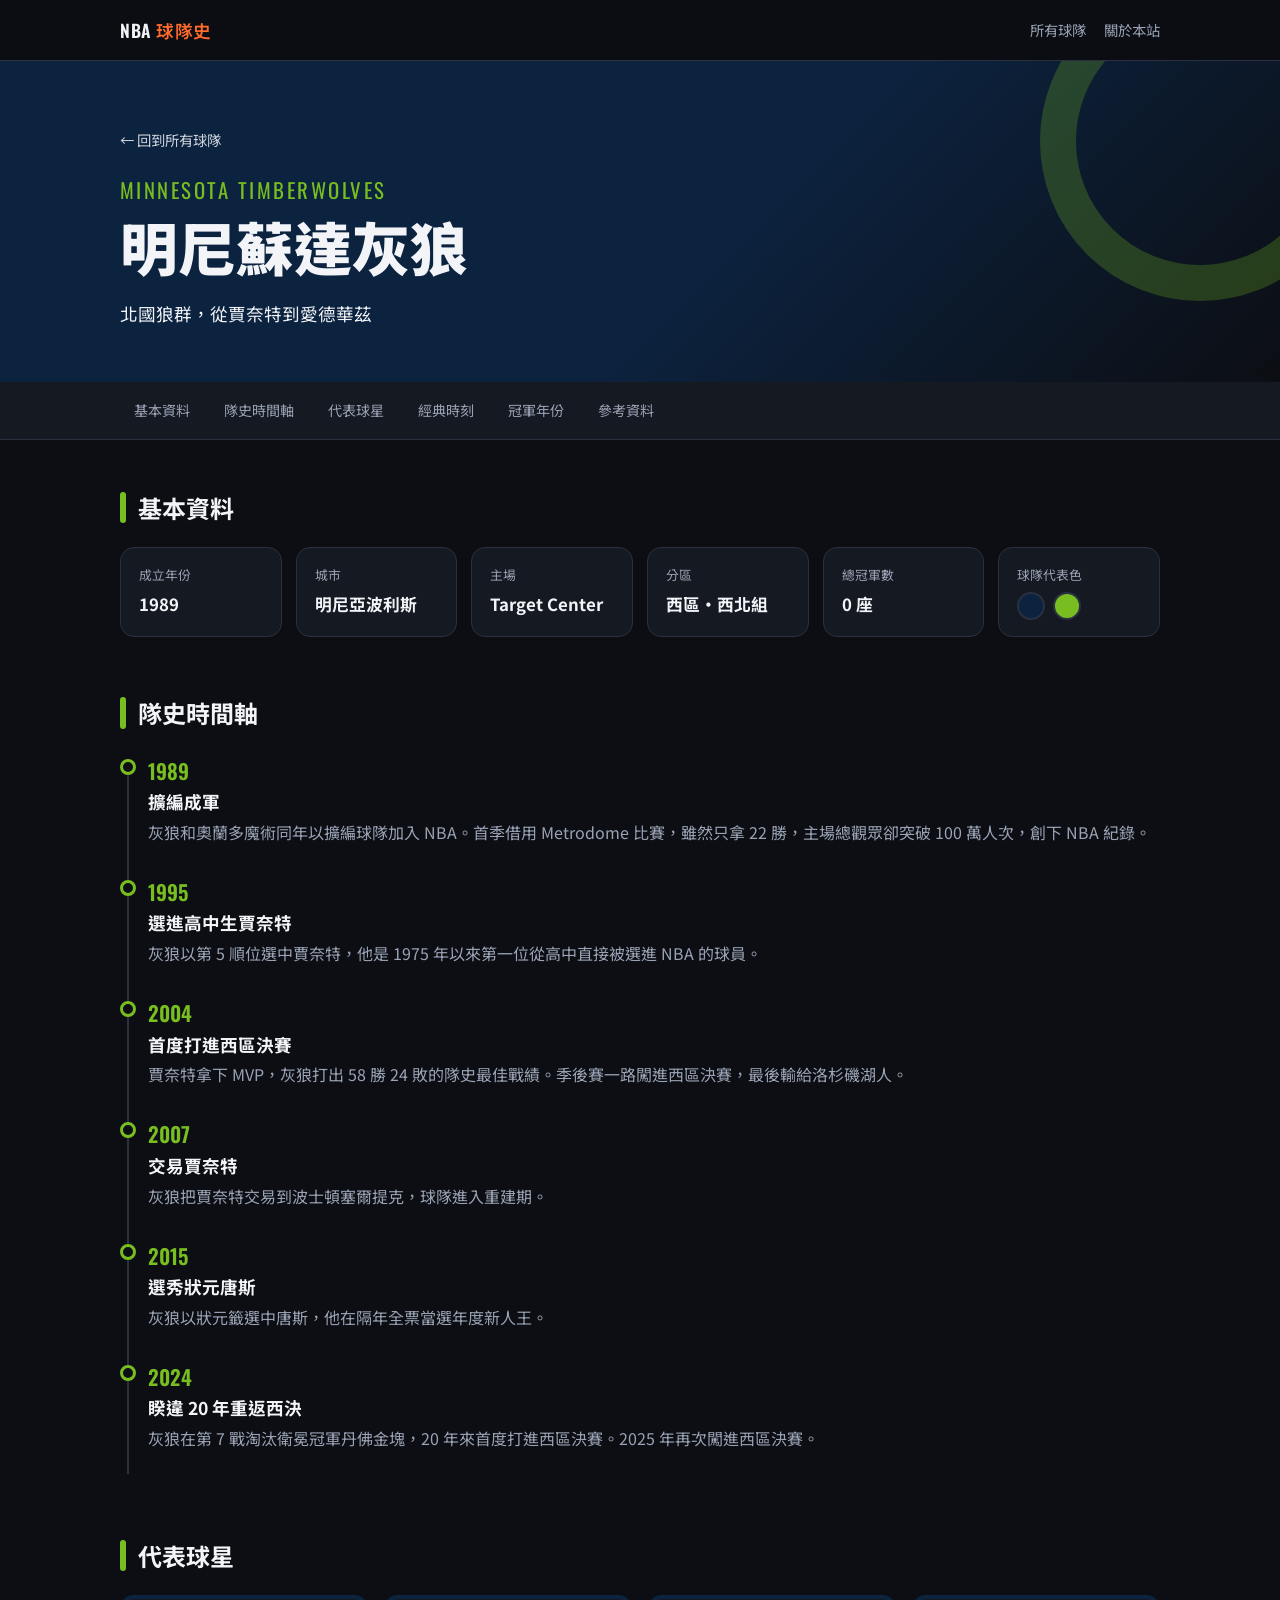
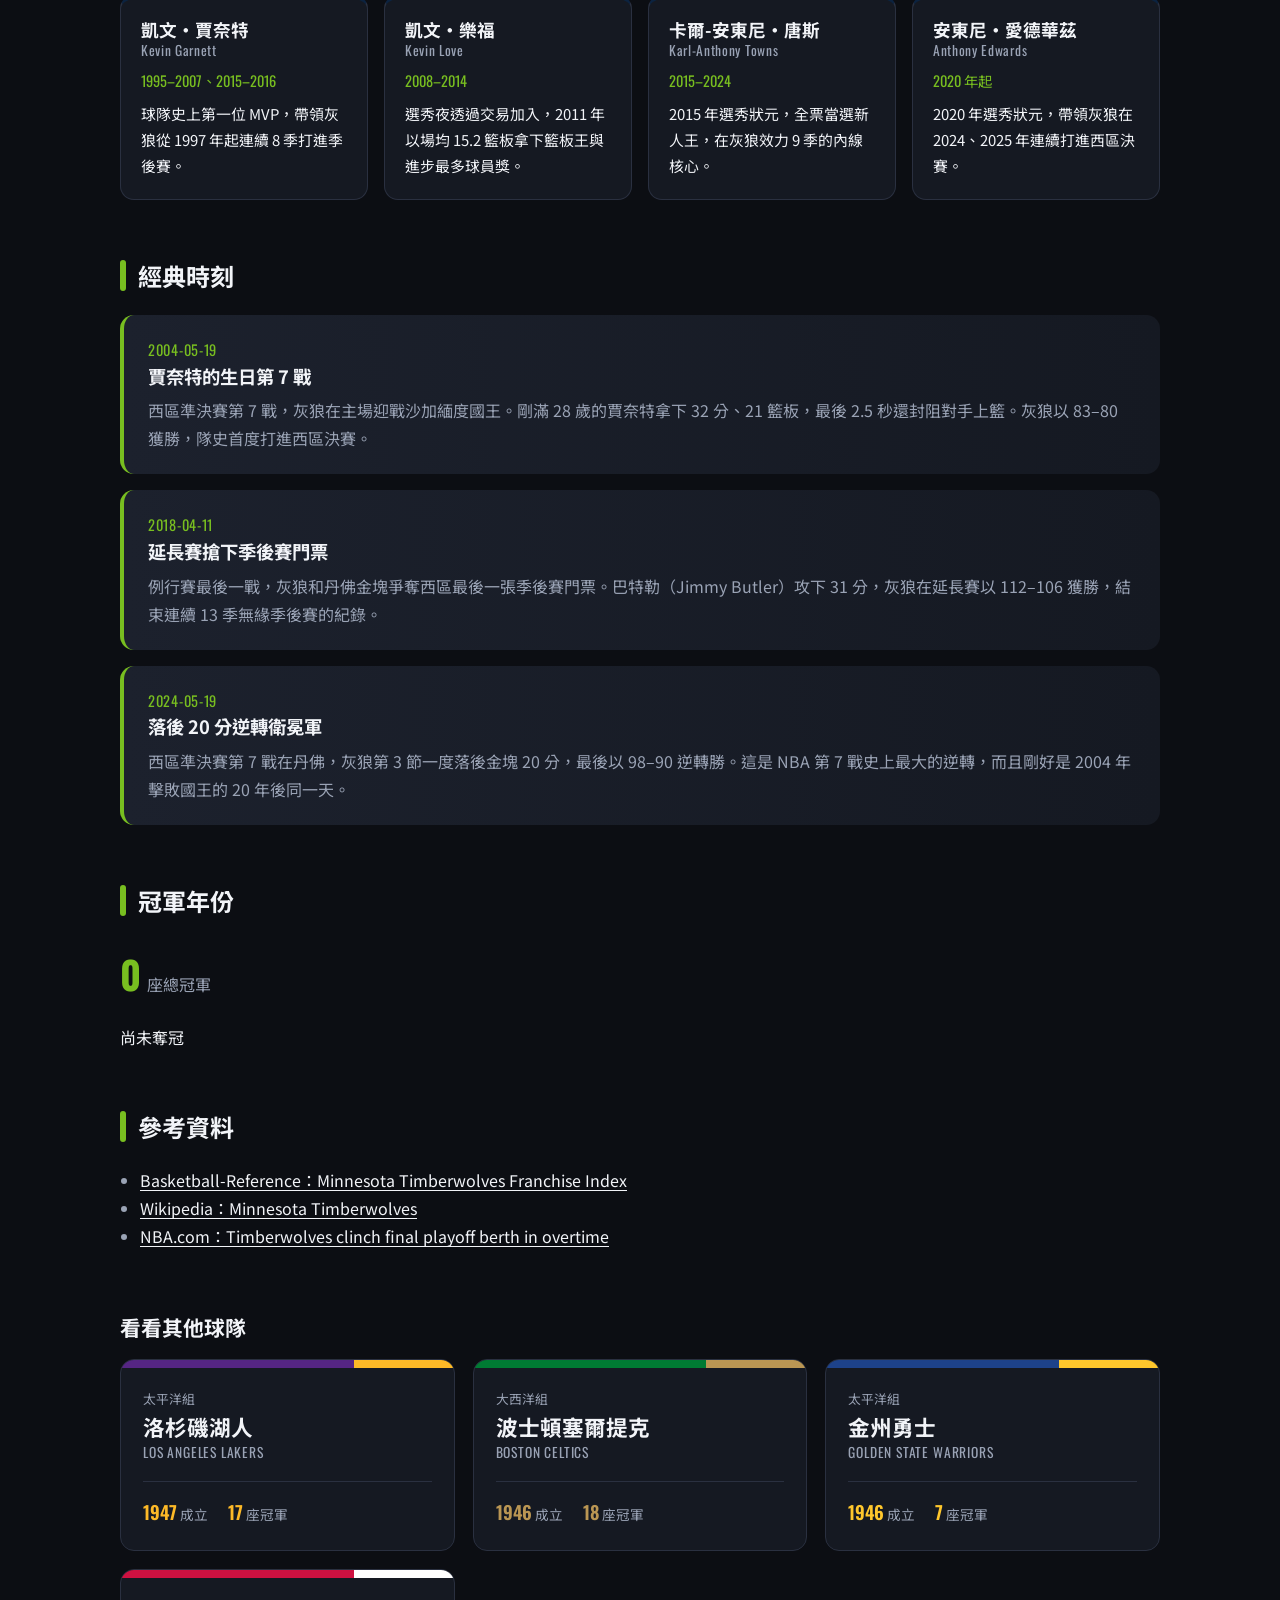
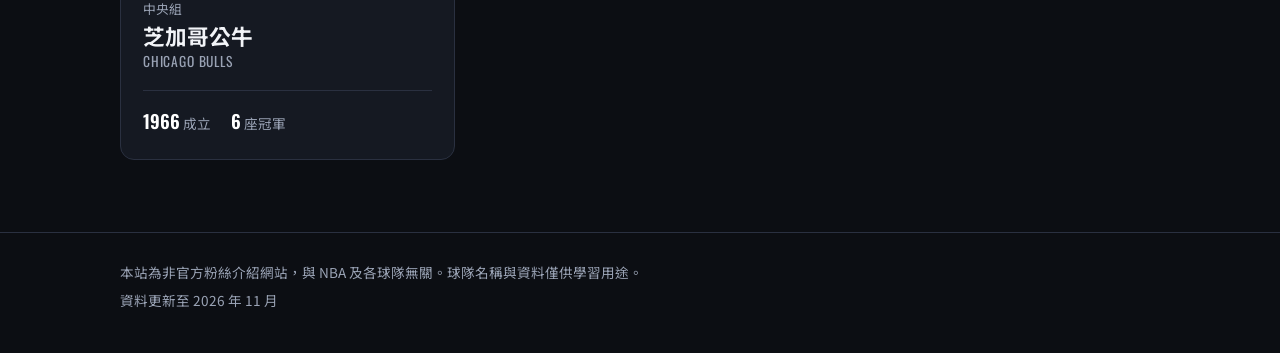
<file: teams/timberwolves.html>
<!DOCTYPE html>
<html lang="zh-Hant-TW">
<head>
  <meta charset="UTF-8">
  <meta name="viewport" content="width=device-width, initial-scale=1.0">
  <title>明尼蘇達灰狼｜NBA 球隊史</title>
  <meta name="description" content="明尼蘇達灰狼的球隊歷史、代表球星與冠軍年份。">
  <link rel="preconnect" href="https://fonts.googleapis.com">
  <link rel="preconnect" href="https://fonts.gstatic.com" crossorigin>
  <link href="https://fonts.googleapis.com/css2?family=Noto+Sans+TC:wght@400;700;900&family=Oswald:wght@400;600&display=swap" rel="stylesheet">
  <link rel="stylesheet" href="../assets/css/style.css">
</head>
<body data-team="timberwolves">
  <header class="site-header">
    <div class="container">
      <a class="brand" href="../index.html">NBA <span>球隊史</span></a>
      <nav class="header-links">
        <a href="../index.html#teams">所有球隊</a>
        <a href="../index.html#about">關於本站</a>
      </nav>
    </div>
  </header>

  <main>
    <section class="team-hero">
      <div class="container">
        <a class="back-link" href="../index.html">← 回到所有球隊</a>
        <p class="team-en">Minnesota Timberwolves</p>
        <h1>明尼蘇達灰狼</h1>
        <p class="tagline">北國狼群，從賈奈特到愛德華茲</p>
      </div>
    </section>

    <nav class="section-nav" aria-label="頁面區塊">
      <div class="container">
        <ul>
          <li><a href="#basic-info">基本資料</a></li>
          <li><a href="#timeline">隊史時間軸</a></li>
          <li><a href="#legends">代表球星</a></li>
          <li><a href="#moments">經典時刻</a></li>
          <li><a href="#championships">冠軍年份</a></li>
          <li><a href="#references">參考資料</a></li>
        </ul>
      </div>
    </nav>

    <div class="container">
      <section class="section" id="basic-info">
        <h2 class="section-title">基本資料</h2>
        <dl class="info-grid">
          <div class="info-item"><dt>成立年份</dt><dd>1989</dd></div>
          <div class="info-item"><dt>城市</dt><dd>明尼亞波利斯</dd></div>
          <div class="info-item"><dt>主場</dt><dd>Target Center</dd></div>
          <div class="info-item"><dt>分區</dt><dd>西區・西北組</dd></div>
          <div class="info-item"><dt>總冠軍數</dt><dd>0 座</dd></div>
          <div class="info-item"><dt>球隊代表色</dt><dd><span class="swatches"><span class="swatch swatch-primary"></span><span class="swatch swatch-secondary"></span></span></dd></div>
        </dl>
      </section>

      <section class="section" id="timeline">
        <h2 class="section-title">隊史時間軸</h2>
        <ol class="timeline">
          <li class="timeline-item">
            <span class="timeline-year">1989</span>
            <div class="timeline-body">
              <h3>擴編成軍</h3>
              <p>灰狼和奧蘭多魔術同年以擴編球隊加入 NBA。首季借用 Metrodome 比賽，雖然只拿 22 勝，主場總觀眾卻突破 100 萬人次，創下 NBA 紀錄。</p>
            </div>
          </li>
          <li class="timeline-item">
            <span class="timeline-year">1995</span>
            <div class="timeline-body">
              <h3>選進高中生賈奈特</h3>
              <p>灰狼以第 5 順位選中賈奈特，他是 1975 年以來第一位從高中直接被選進 NBA 的球員。</p>
            </div>
          </li>
          <li class="timeline-item">
            <span class="timeline-year">2004</span>
            <div class="timeline-body">
              <h3>首度打進西區決賽</h3>
              <p>賈奈特拿下 MVP，灰狼打出 58 勝 24 敗的隊史最佳戰績。季後賽一路闖進西區決賽，最後輸給洛杉磯湖人。</p>
            </div>
          </li>
          <li class="timeline-item">
            <span class="timeline-year">2007</span>
            <div class="timeline-body">
              <h3>交易賈奈特</h3>
              <p>灰狼把賈奈特交易到波士頓塞爾提克，球隊進入重建期。</p>
            </div>
          </li>
          <li class="timeline-item">
            <span class="timeline-year">2015</span>
            <div class="timeline-body">
              <h3>選秀狀元唐斯</h3>
              <p>灰狼以狀元籤選中唐斯，他在隔年全票當選年度新人王。</p>
            </div>
          </li>
          <li class="timeline-item">
            <span class="timeline-year">2024</span>
            <div class="timeline-body">
              <h3>睽違 20 年重返西決</h3>
              <p>灰狼在第 7 戰淘汰衛冕冠軍丹佛金塊，20 年來首度打進西區決賽。2025 年再次闖進西區決賽。</p>
            </div>
          </li>
        </ol>
      </section>

      <section class="section" id="legends">
        <h2 class="section-title">代表球星</h2>
        <ul class="legend-grid">
          <li class="legend-card">
            <h3>凱文·賈奈特<span class="en">Kevin Garnett</span></h3>
            <p class="legend-era">1995–2007、2015–2016</p>
            <p>球隊史上第一位 MVP，帶領灰狼從 1997 年起連續 8 季打進季後賽。</p>
          </li>
          <li class="legend-card">
            <h3>凱文·樂福<span class="en">Kevin Love</span></h3>
            <p class="legend-era">2008–2014</p>
            <p>選秀夜透過交易加入，2011 年以場均 15.2 籃板拿下籃板王與進步最多球員獎。</p>
          </li>
          <li class="legend-card">
            <h3>卡爾-安東尼·唐斯<span class="en">Karl-Anthony Towns</span></h3>
            <p class="legend-era">2015–2024</p>
            <p>2015 年選秀狀元，全票當選新人王，在灰狼效力 9 季的內線核心。</p>
          </li>
          <li class="legend-card">
            <h3>安東尼·愛德華茲<span class="en">Anthony Edwards</span></h3>
            <p class="legend-era">2020 年起</p>
            <p>2020 年選秀狀元，帶領灰狼在 2024、2025 年連續打進西區決賽。</p>
          </li>
        </ul>
      </section>

      <section class="section" id="moments">
        <h2 class="section-title">經典時刻</h2>
        <div class="moment-list">
          <article class="moment-card">
            <p class="moment-date">2004-05-19</p>
            <h3>賈奈特的生日第 7 戰</h3>
            <p>西區準決賽第 7 戰，灰狼在主場迎戰沙加緬度國王。剛滿 28 歲的賈奈特拿下 32 分、21 籃板，最後 2.5 秒還封阻對手上籃。灰狼以 83–80 獲勝，隊史首度打進西區決賽。</p>
          </article>
          <article class="moment-card">
            <p class="moment-date">2018-04-11</p>
            <h3>延長賽搶下季後賽門票</h3>
            <p>例行賽最後一戰，灰狼和丹佛金塊爭奪西區最後一張季後賽門票。巴特勒（Jimmy Butler）攻下 31 分，灰狼在延長賽以 112–106 獲勝，結束連續 13 季無緣季後賽的紀錄。</p>
          </article>
          <article class="moment-card">
            <p class="moment-date">2024-05-19</p>
            <h3>落後 20 分逆轉衛冕軍</h3>
            <p>西區準決賽第 7 戰在丹佛，灰狼第 3 節一度落後金塊 20 分，最後以 98–90 逆轉勝。這是 NBA 第 7 戰史上最大的逆轉，而且剛好是 2004 年擊敗國王的 20 年後同一天。</p>
          </article>
        </div>
      </section>

      <section class="section" id="championships">
        <h2 class="section-title">冠軍年份</h2>
        <p class="title-count"><strong>0</strong>座總冠軍</p>
        <p>尚未奪冠</p>
      </section>

      <section class="section" id="references">
        <h2 class="section-title">參考資料</h2>
        <ul class="ref-list">
          <li><a href="https://www.basketball-reference.com/teams/MIN/" target="_blank" rel="noopener">Basketball-Reference：Minnesota Timberwolves Franchise Index</a></li>
          <li><a href="https://en.wikipedia.org/wiki/Minnesota_Timberwolves" target="_blank" rel="noopener">Wikipedia：Minnesota Timberwolves</a></li>
          <li><a href="https://www.nba.com/article/2018/04/11/minnesota-timberwolves-clinch-final-playoff-berth-overtime" target="_blank" rel="noopener">NBA.com：Timberwolves clinch final playoff berth in overtime</a></li>
        </ul>
      </section>

      <section class="more-teams">
        <h2>看看其他球隊</h2>
        <div data-team-nav></div>
      </section>
    </div>
  </main>

  <footer class="site-footer">
    <div class="container">
      <p>本站為非官方粉絲介紹網站，與 NBA 及各球隊無關。球隊名稱與資料僅供學習用途。</p>
      <p>資料更新至 2026 年 11 月</p>
    </div>
  </footer>

  <script src="../data/teams.js"></script>
  <script src="../assets/js/main.js"></script>
</body>
</html>
</file>
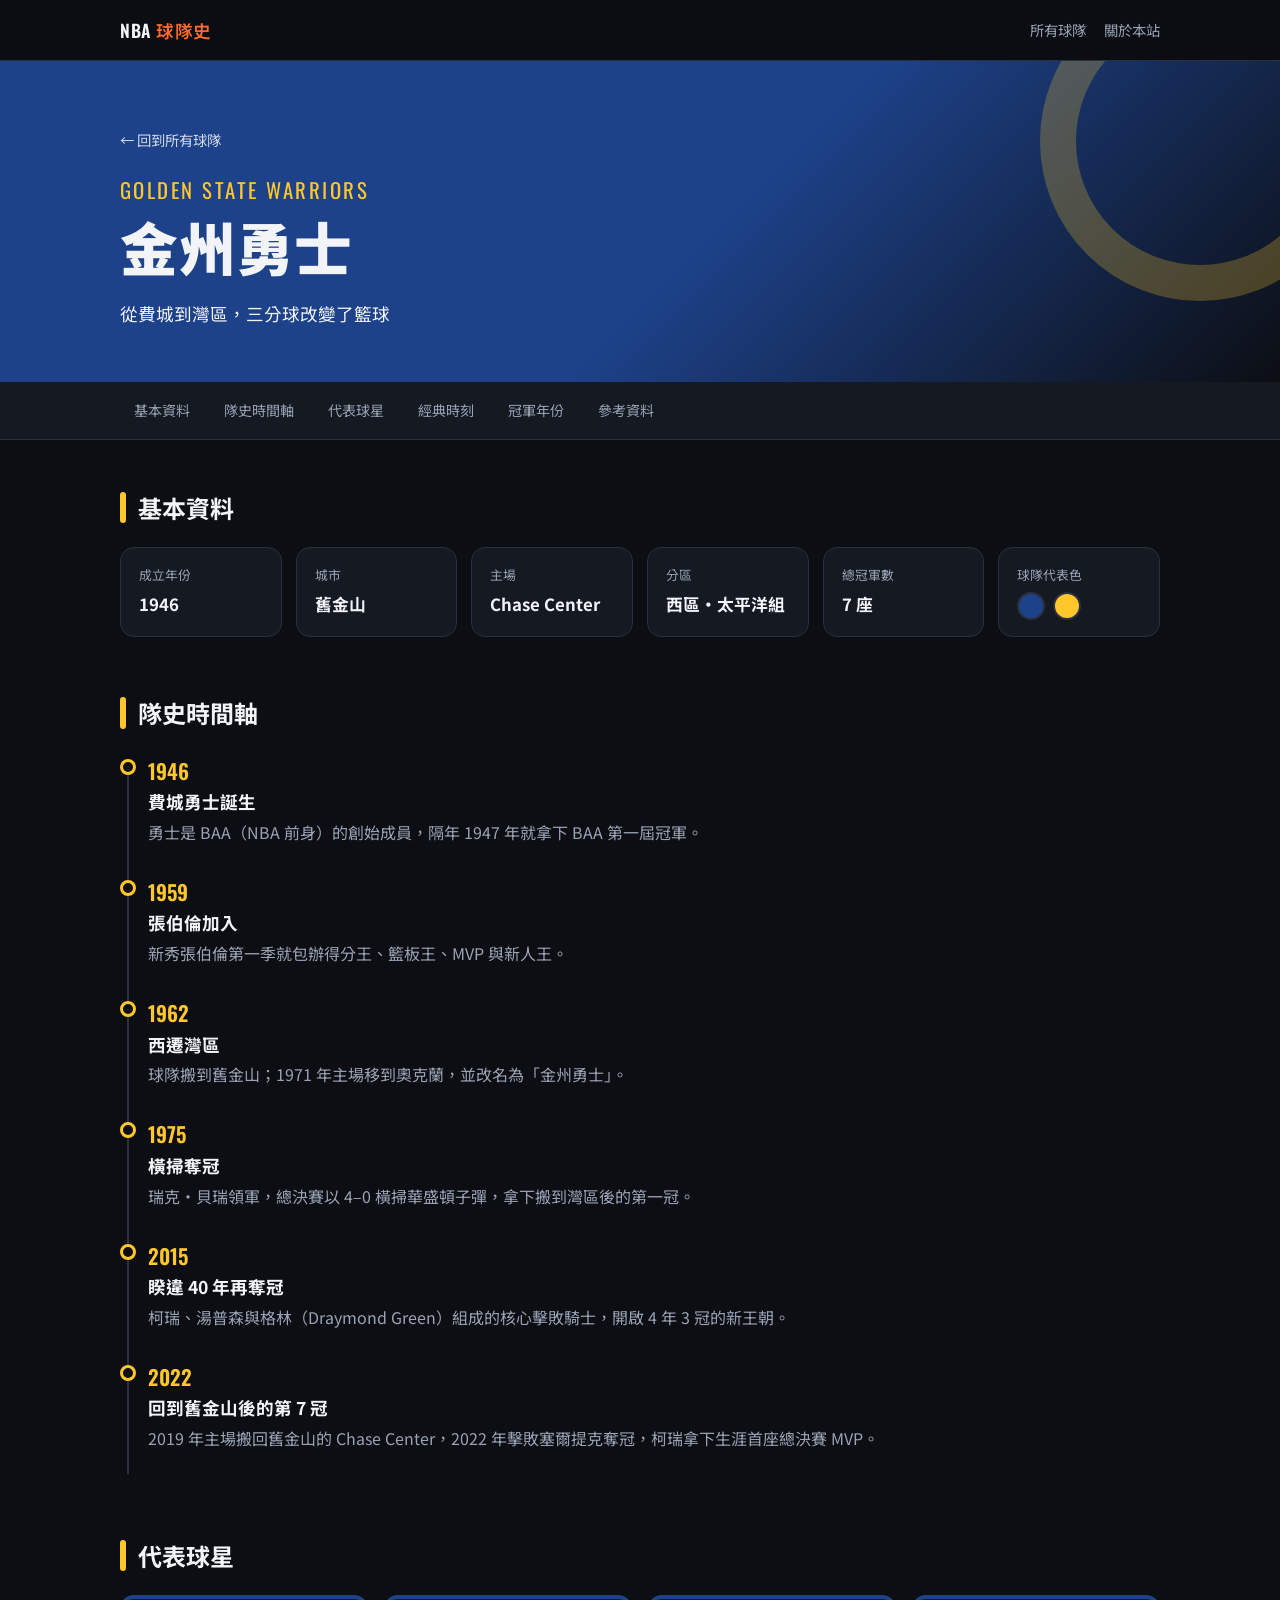
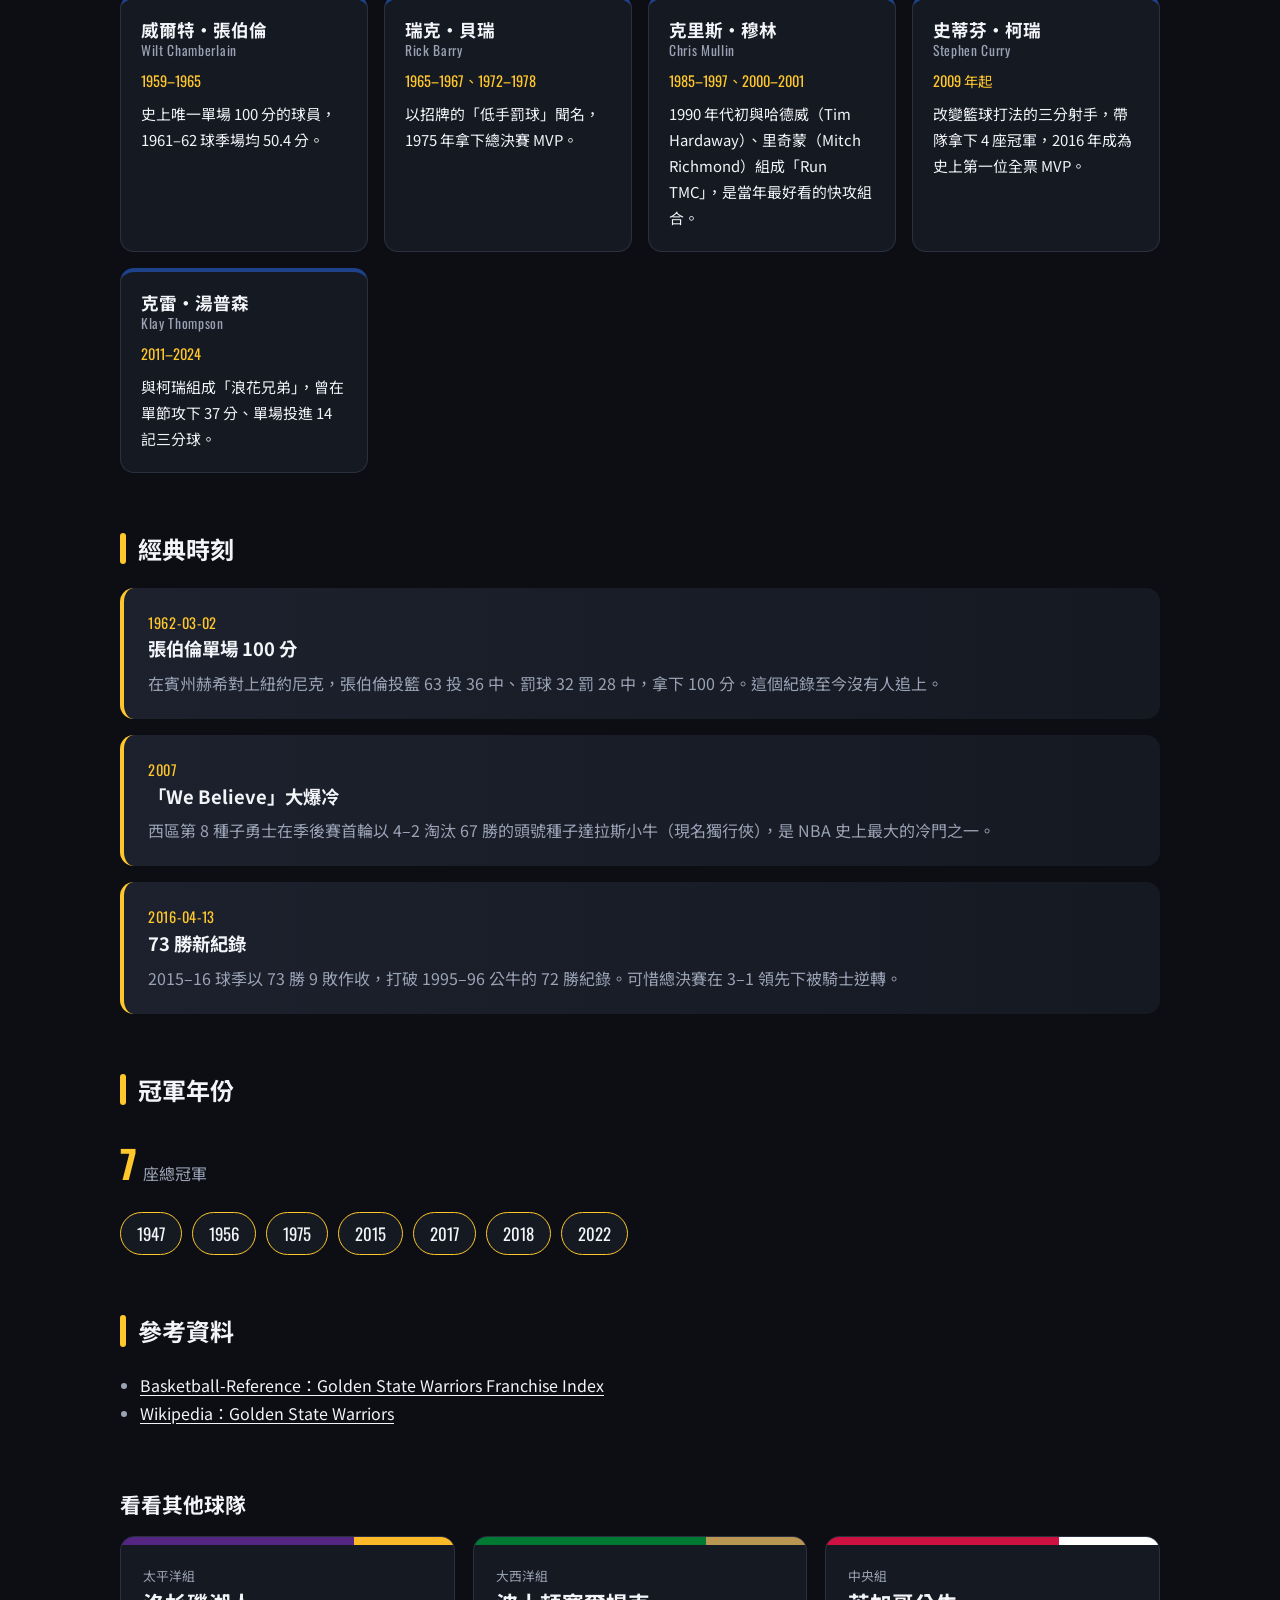
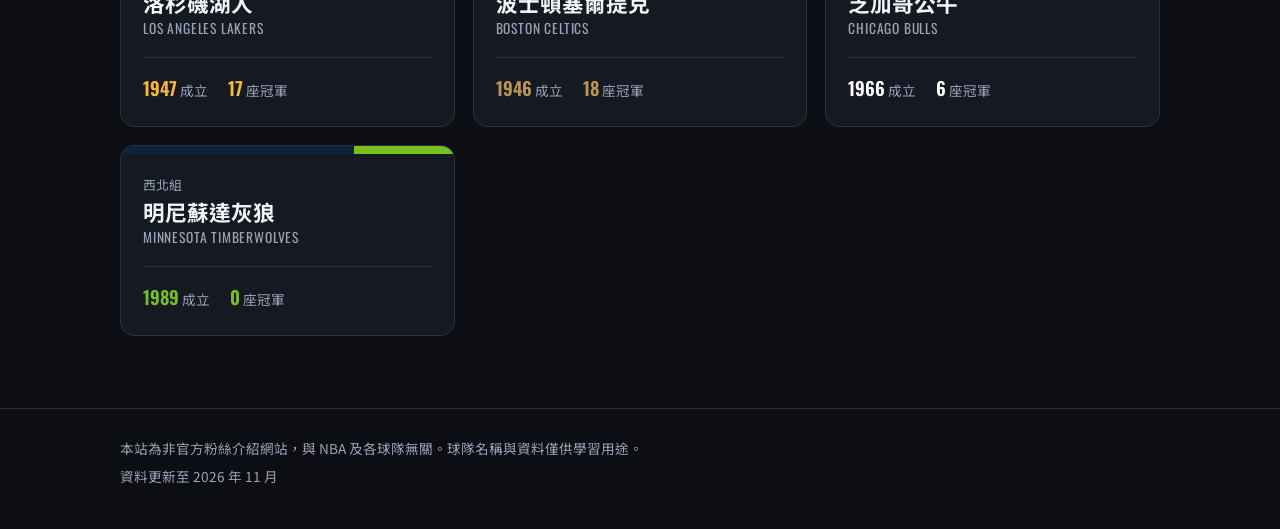
<file: teams/warriors.html>
<!DOCTYPE html>
<html lang="zh-Hant-TW">
<head>
  <meta charset="UTF-8">
  <meta name="viewport" content="width=device-width, initial-scale=1.0">
  <title>金州勇士｜NBA 球隊史</title>
  <meta name="description" content="金州勇士的球隊歷史、代表球星與冠軍年份。">
  <link rel="preconnect" href="https://fonts.googleapis.com">
  <link rel="preconnect" href="https://fonts.gstatic.com" crossorigin>
  <link href="https://fonts.googleapis.com/css2?family=Noto+Sans+TC:wght@400;700;900&family=Oswald:wght@400;600&display=swap" rel="stylesheet">
  <link rel="stylesheet" href="../assets/css/style.css">
</head>
<body data-team="warriors">
  <header class="site-header">
    <div class="container">
      <a class="brand" href="../index.html">NBA <span>球隊史</span></a>
      <nav class="header-links">
        <a href="../index.html#teams">所有球隊</a>
        <a href="../index.html#about">關於本站</a>
      </nav>
    </div>
  </header>

  <main>
    <section class="team-hero">
      <div class="container">
        <a class="back-link" href="../index.html">← 回到所有球隊</a>
        <p class="team-en">Golden State Warriors</p>
        <h1>金州勇士</h1>
        <p class="tagline">從費城到灣區，三分球改變了籃球</p>
      </div>
    </section>

    <nav class="section-nav" aria-label="頁面區塊">
      <div class="container">
        <ul>
          <li><a href="#basic-info">基本資料</a></li>
          <li><a href="#timeline">隊史時間軸</a></li>
          <li><a href="#legends">代表球星</a></li>
          <li><a href="#moments">經典時刻</a></li>
          <li><a href="#championships">冠軍年份</a></li>
          <li><a href="#references">參考資料</a></li>
        </ul>
      </div>
    </nav>

    <div class="container">
      <section class="section" id="basic-info">
        <h2 class="section-title">基本資料</h2>
        <dl class="info-grid">
          <div class="info-item"><dt>成立年份</dt><dd>1946</dd></div>
          <div class="info-item"><dt>城市</dt><dd>舊金山</dd></div>
          <div class="info-item"><dt>主場</dt><dd>Chase Center</dd></div>
          <div class="info-item"><dt>分區</dt><dd>西區・太平洋組</dd></div>
          <div class="info-item"><dt>總冠軍數</dt><dd>7 座</dd></div>
          <div class="info-item"><dt>球隊代表色</dt><dd><span class="swatches"><span class="swatch swatch-primary"></span><span class="swatch swatch-secondary"></span></span></dd></div>
        </dl>
      </section>

      <section class="section" id="timeline">
        <h2 class="section-title">隊史時間軸</h2>
        <ol class="timeline">
          <li class="timeline-item">
            <span class="timeline-year">1946</span>
            <div class="timeline-body">
              <h3>費城勇士誕生</h3>
              <p>勇士是 BAA（NBA 前身）的創始成員，隔年 1947 年就拿下 BAA 第一屆冠軍。</p>
            </div>
          </li>
          <li class="timeline-item">
            <span class="timeline-year">1959</span>
            <div class="timeline-body">
              <h3>張伯倫加入</h3>
              <p>新秀張伯倫第一季就包辦得分王、籃板王、MVP 與新人王。</p>
            </div>
          </li>
          <li class="timeline-item">
            <span class="timeline-year">1962</span>
            <div class="timeline-body">
              <h3>西遷灣區</h3>
              <p>球隊搬到舊金山；1971 年主場移到奧克蘭，並改名為「金州勇士」。</p>
            </div>
          </li>
          <li class="timeline-item">
            <span class="timeline-year">1975</span>
            <div class="timeline-body">
              <h3>橫掃奪冠</h3>
              <p>瑞克·貝瑞領軍，總決賽以 4–0 橫掃華盛頓子彈，拿下搬到灣區後的第一冠。</p>
            </div>
          </li>
          <li class="timeline-item">
            <span class="timeline-year">2015</span>
            <div class="timeline-body">
              <h3>睽違 40 年再奪冠</h3>
              <p>柯瑞、湯普森與格林（Draymond Green）組成的核心擊敗騎士，開啟 4 年 3 冠的新王朝。</p>
            </div>
          </li>
          <li class="timeline-item">
            <span class="timeline-year">2022</span>
            <div class="timeline-body">
              <h3>回到舊金山後的第 7 冠</h3>
              <p>2019 年主場搬回舊金山的 Chase Center，2022 年擊敗塞爾提克奪冠，柯瑞拿下生涯首座總決賽 MVP。</p>
            </div>
          </li>
        </ol>
      </section>

      <section class="section" id="legends">
        <h2 class="section-title">代表球星</h2>
        <ul class="legend-grid">
          <li class="legend-card">
            <h3>威爾特·張伯倫<span class="en">Wilt Chamberlain</span></h3>
            <p class="legend-era">1959–1965</p>
            <p>史上唯一單場 100 分的球員，1961–62 球季場均 50.4 分。</p>
          </li>
          <li class="legend-card">
            <h3>瑞克·貝瑞<span class="en">Rick Barry</span></h3>
            <p class="legend-era">1965–1967、1972–1978</p>
            <p>以招牌的「低手罰球」聞名，1975 年拿下總決賽 MVP。</p>
          </li>
          <li class="legend-card">
            <h3>克里斯·穆林<span class="en">Chris Mullin</span></h3>
            <p class="legend-era">1985–1997、2000–2001</p>
            <p>1990 年代初與哈德威（Tim Hardaway）、里奇蒙（Mitch Richmond）組成「Run TMC」，是當年最好看的快攻組合。</p>
          </li>
          <li class="legend-card">
            <h3>史蒂芬·柯瑞<span class="en">Stephen Curry</span></h3>
            <p class="legend-era">2009 年起</p>
            <p>改變籃球打法的三分射手，帶隊拿下 4 座冠軍，2016 年成為史上第一位全票 MVP。</p>
          </li>
          <li class="legend-card">
            <h3>克雷·湯普森<span class="en">Klay Thompson</span></h3>
            <p class="legend-era">2011–2024</p>
            <p>與柯瑞組成「浪花兄弟」，曾在單節攻下 37 分、單場投進 14 記三分球。</p>
          </li>
        </ul>
      </section>

      <section class="section" id="moments">
        <h2 class="section-title">經典時刻</h2>
        <div class="moment-list">
          <article class="moment-card">
            <p class="moment-date">1962-03-02</p>
            <h3>張伯倫單場 100 分</h3>
            <p>在賓州赫希對上紐約尼克，張伯倫投籃 63 投 36 中、罰球 32 罰 28 中，拿下 100 分。這個紀錄至今沒有人追上。</p>
          </article>
          <article class="moment-card">
            <p class="moment-date">2007</p>
            <h3>「We Believe」大爆冷</h3>
            <p>西區第 8 種子勇士在季後賽首輪以 4–2 淘汰 67 勝的頭號種子達拉斯小牛（現名獨行俠），是 NBA 史上最大的冷門之一。</p>
          </article>
          <article class="moment-card">
            <p class="moment-date">2016-04-13</p>
            <h3>73 勝新紀錄</h3>
            <p>2015–16 球季以 73 勝 9 敗作收，打破 1995–96 公牛的 72 勝紀錄。可惜總決賽在 3–1 領先下被騎士逆轉。</p>
          </article>
        </div>
      </section>

      <section class="section" id="championships">
        <h2 class="section-title">冠軍年份</h2>
        <p class="title-count"><strong>7</strong>座總冠軍</p>
        <ul class="title-list">
          <li>1947</li>
          <li>1956</li>
          <li>1975</li>
          <li>2015</li>
          <li>2017</li>
          <li>2018</li>
          <li>2022</li>
        </ul>
      </section>

      <section class="section" id="references">
        <h2 class="section-title">參考資料</h2>
        <ul class="ref-list">
          <li><a href="https://www.basketball-reference.com/teams/GSW/" target="_blank" rel="noopener">Basketball-Reference：Golden State Warriors Franchise Index</a></li>
          <li><a href="https://en.wikipedia.org/wiki/Golden_State_Warriors" target="_blank" rel="noopener">Wikipedia：Golden State Warriors</a></li>
        </ul>
      </section>

      <section class="more-teams">
        <h2>看看其他球隊</h2>
        <div data-team-nav></div>
      </section>
    </div>
  </main>

  <footer class="site-footer">
    <div class="container">
      <p>本站為非官方粉絲介紹網站，與 NBA 及各球隊無關。球隊名稱與資料僅供學習用途。</p>
      <p>資料更新至 2026 年 11 月</p>
    </div>
  </footer>

  <script src="../data/teams.js"></script>
  <script src="../assets/js/main.js"></script>
</body>
</html>
</file>
<file: assets/css/style.css>
/* =========================================================
   NBA 球隊歷史介紹網站：全站唯一樣式檔
   球隊代表色由 main.js 依 data/teams.js 設定到
   --team-primary / --team-secondary，新增球隊不需修改此檔。
   ========================================================= */

:root {
  --bg: #0c0e13;
  --surface: #151922;
  --surface-2: #1c212d;
  --border: #2a3040;
  --text: #f2f4f8;
  --text-muted: #9aa3b5;
  --accent: #ff6b2c;            /* 首頁預設重點色（籃球橘） */
  --team-primary: #2a3040;      /* 球隊頁預設，會被 main.js 覆蓋 */
  --team-secondary: #ff6b2c;
  --radius: 14px;
  --max-width: 1080px;
  --font-body: "Noto Sans TC", system-ui, -apple-system, "PingFang TC", sans-serif;
  --font-display: "Oswald", "Noto Sans TC", sans-serif;
}

*, *::before, *::after { box-sizing: border-box; }

html { scroll-behavior: smooth; }

body {
  margin: 0;
  background: var(--bg);
  color: var(--text);
  font-family: var(--font-body);
  line-height: 1.75;
  -webkit-font-smoothing: antialiased;
}

a { color: inherit; }

h1, h2, h3 { line-height: 1.3; margin: 0; }

p { margin: 0; }

.container {
  width: 100%;
  max-width: var(--max-width);
  margin: 0 auto;
  padding: 0 20px;
}

/* ---------- 頂部導覽列 ---------- */
.site-header {
  position: sticky;
  top: 0;
  z-index: 10;
  background: rgba(12, 14, 19, 0.88);
  backdrop-filter: blur(10px);
  border-bottom: 1px solid var(--border);
}

.site-header .container {
  display: flex;
  align-items: center;
  justify-content: space-between;
  height: 60px;
  gap: 16px;
}

.brand {
  font-family: var(--font-display);
  font-weight: 600;
  font-size: 1.1rem;
  letter-spacing: 0.04em;
  text-decoration: none;
  white-space: nowrap;
}

.brand span { color: var(--accent); }

.header-links {
  display: flex;
  gap: 18px;
  font-size: 0.9rem;
  color: var(--text-muted);
}

.header-links a { text-decoration: none; }
.header-links a:hover { color: var(--text); }

/* ---------- 首頁 hero ---------- */
.home-hero {
  padding: 72px 0 56px;
  background:
    radial-gradient(circle at 85% 20%, rgba(255, 107, 44, 0.22), transparent 45%),
    radial-gradient(circle at 10% 90%, rgba(29, 66, 138, 0.35), transparent 50%);
  border-bottom: 1px solid var(--border);
}

.eyebrow {
  font-family: var(--font-display);
  font-size: 0.85rem;
  letter-spacing: 0.2em;
  text-transform: uppercase;
  color: var(--accent);
  margin-bottom: 12px;
}

.home-hero h1 {
  font-size: clamp(2rem, 6vw, 3.4rem);
  font-weight: 900;
  margin-bottom: 16px;
}

.home-hero .lead {
  max-width: 620px;
  color: var(--text-muted);
  font-size: 1.05rem;
}

.stats {
  display: flex;
  flex-wrap: wrap;
  gap: 40px;
  margin-top: 36px;
}

.stat-number {
  display: block;
  font-family: var(--font-display);
  font-size: 2.6rem;
  font-weight: 600;
  line-height: 1;
  color: var(--accent);
}

.stat-label {
  font-size: 0.85rem;
  color: var(--text-muted);
}

/* ---------- 分區與球隊卡片 ---------- */
.conference { padding: 48px 0 8px; }

.conference-title {
  display: flex;
  align-items: baseline;
  gap: 12px;
  font-size: 1.5rem;
  margin-bottom: 20px;
}

.conference-count {
  font-family: var(--font-display);
  font-size: 0.95rem;
  font-weight: 400;
  color: var(--text-muted);
}

.team-grid {
  display: grid;
  grid-template-columns: repeat(auto-fill, minmax(260px, 1fr));
  gap: 18px;
}

.team-card {
  display: flex;
  flex-direction: column;
  background: var(--surface);
  border: 1px solid var(--border);
  border-radius: var(--radius);
  overflow: hidden;
  text-decoration: none;
  transition: transform 0.2s ease, border-color 0.2s ease;
}

.team-card:hover {
  transform: translateY(-4px);
  border-color: var(--team-secondary);
}

.team-card-bar {
  display: block;
  height: 8px;
  background: linear-gradient(90deg, var(--team-primary) 0 70%, var(--team-secondary) 70% 100%);
}

.team-card-body { padding: 20px 22px 22px; }

.team-card-division {
  font-size: 0.8rem;
  color: var(--text-muted);
}

.team-card-name { font-size: 1.35rem; margin-top: 2px; }

.team-card-en {
  font-family: var(--font-display);
  font-size: 0.85rem;
  letter-spacing: 0.06em;
  text-transform: uppercase;
  color: var(--text-muted);
}

.team-card-tagline {
  margin-top: 12px;
  font-size: 0.92rem;
}

.team-card-meta {
  display: flex;
  gap: 20px;
  margin-top: 16px;
  padding-top: 14px;
  border-top: 1px solid var(--border);
  font-size: 0.85rem;
  color: var(--text-muted);
}

.team-card-meta strong {
  font-family: var(--font-display);
  font-size: 1.15rem;
  font-weight: 600;
  color: var(--team-secondary);
}

.team-grid-compact .team-card-tagline { display: none; }

.empty { color: var(--text-muted); }

/* ---------- 關於本站 ---------- */
.about {
  margin: 56px 0 24px;
  padding: 32px;
  background: var(--surface);
  border: 1px solid var(--border);
  border-radius: var(--radius);
}

.about h2 { font-size: 1.3rem; margin-bottom: 12px; }

.about p + p { margin-top: 10px; }

.about p { color: var(--text-muted); }

.about code {
  padding: 2px 6px;
  border-radius: 6px;
  background: var(--surface-2);
  color: var(--text);
  font-size: 0.9em;
}

/* ---------- 球隊頁 hero ---------- */
.team-hero {
  position: relative;
  padding: 64px 0 52px;
  background:
    linear-gradient(135deg, var(--team-primary) 0%, var(--team-primary) 55%, var(--bg) 100%);
  overflow: hidden;
}

.team-hero::after {
  content: "";
  position: absolute;
  right: -80px;
  top: -80px;
  width: 320px;
  height: 320px;
  border-radius: 50%;
  border: 36px solid var(--team-secondary);
  opacity: 0.25;
}

.team-hero .container { position: relative; z-index: 1; }

.back-link {
  display: inline-block;
  margin-bottom: 20px;
  font-size: 0.9rem;
  text-decoration: none;
  opacity: 0.85;
}

.back-link:hover { opacity: 1; }

.team-hero h1 {
  font-size: clamp(2.2rem, 7vw, 3.6rem);
  font-weight: 900;
}

.team-hero .team-en {
  font-family: var(--font-display);
  font-size: clamp(1rem, 3vw, 1.3rem);
  letter-spacing: 0.12em;
  text-transform: uppercase;
  color: var(--team-secondary);
}

.team-hero .tagline {
  margin-top: 16px;
  font-size: 1.1rem;
  max-width: 560px;
}

/* 區塊目錄 */
.section-nav {
  border-bottom: 1px solid var(--border);
  background: var(--surface);
}

.section-nav ul {
  display: flex;
  gap: 6px;
  margin: 0;
  padding: 10px 0;
  list-style: none;
  overflow-x: auto;
  scrollbar-width: none;
}

.section-nav a {
  display: block;
  padding: 6px 14px;
  border-radius: 999px;
  font-size: 0.88rem;
  white-space: nowrap;
  text-decoration: none;
  color: var(--text-muted);
}

.section-nav a:hover {
  background: var(--surface-2);
  color: var(--text);
}

/* ---------- 球隊頁區塊 ---------- */
.section {
  padding: 52px 0 8px;
  scroll-margin-top: 70px;
}

.section-title {
  display: flex;
  align-items: center;
  gap: 12px;
  font-size: 1.5rem;
  margin-bottom: 24px;
}

.section-title::before {
  content: "";
  width: 6px;
  height: 1.3em;
  border-radius: 3px;
  background: var(--team-secondary);
}

/* 1. 基本資料 */
.info-grid {
  display: grid;
  grid-template-columns: repeat(auto-fill, minmax(160px, 1fr));
  gap: 14px;
  margin: 0;
}

.info-item {
  padding: 16px 18px;
  background: var(--surface);
  border: 1px solid var(--border);
  border-radius: var(--radius);
}

.info-item dt {
  font-size: 0.8rem;
  color: var(--text-muted);
}

.info-item dd {
  margin: 4px 0 0;
  font-size: 1.05rem;
  font-weight: 700;
}

.swatches { display: flex; gap: 8px; margin-top: 6px; }

.swatch {
  width: 28px;
  height: 28px;
  border-radius: 50%;
  border: 2px solid var(--border);
}

.swatch-primary { background: var(--team-primary); }
.swatch-secondary { background: var(--team-secondary); }

/* 2. 隊史時間軸 */
.timeline {
  position: relative;
  margin: 0;
  padding: 0 0 0 28px;
  list-style: none;
}

.timeline::before {
  content: "";
  position: absolute;
  left: 7px;
  top: 6px;
  bottom: 6px;
  width: 2px;
  background: var(--border);
}

.timeline-item {
  position: relative;
  padding-bottom: 28px;
}

.timeline-item::before {
  content: "";
  position: absolute;
  left: -28px;
  top: 6px;
  width: 16px;
  height: 16px;
  border-radius: 50%;
  background: var(--bg);
  border: 3px solid var(--team-secondary);
}

.timeline-year {
  font-family: var(--font-display);
  font-size: 1.3rem;
  font-weight: 600;
  color: var(--team-secondary);
}

.timeline-body h3 { font-size: 1.1rem; margin: 2px 0 4px; }

.timeline-body p { color: var(--text-muted); }

/* 3. 代表球星 */
.legend-grid {
  display: grid;
  grid-template-columns: repeat(auto-fill, minmax(230px, 1fr));
  gap: 16px;
  margin: 0;
  padding: 0;
  list-style: none;
}

.legend-card {
  padding: 20px;
  background: var(--surface);
  border: 1px solid var(--border);
  border-top: 4px solid var(--team-primary);
  border-radius: var(--radius);
}

.legend-card h3 { font-size: 1.1rem; }

.legend-card .en {
  display: block;
  font-family: var(--font-display);
  font-size: 0.85rem;
  font-weight: 400;
  letter-spacing: 0.05em;
  color: var(--text-muted);
}

.legend-era {
  margin: 8px 0;
  font-family: var(--font-display);
  font-size: 0.9rem;
  color: var(--team-secondary);
}

.legend-card p:last-child { font-size: 0.93rem; }

/* 4. 經典時刻 */
.moment-list { display: grid; gap: 16px; }

.moment-card {
  padding: 22px 24px;
  background: linear-gradient(90deg, var(--surface-2), var(--surface));
  border-left: 4px solid var(--team-secondary);
  border-radius: var(--radius);
}

.moment-date {
  font-family: var(--font-display);
  font-size: 0.9rem;
  letter-spacing: 0.05em;
  color: var(--team-secondary);
}

.moment-card h3 { font-size: 1.15rem; margin: 2px 0 8px; }

.moment-card p:last-child { color: var(--text-muted); }

/* 5. 冠軍年份 */
.title-count {
  margin-bottom: 16px;
  color: var(--text-muted);
}

.title-count strong {
  font-family: var(--font-display);
  font-size: 2.4rem;
  color: var(--team-secondary);
  margin-right: 6px;
}

.title-list {
  display: flex;
  flex-wrap: wrap;
  gap: 10px;
  margin: 0;
  padding: 0;
  list-style: none;
}

.title-list li {
  padding: 6px 16px;
  font-family: var(--font-display);
  font-size: 1.05rem;
  background: var(--surface);
  border: 1px solid var(--team-secondary);
  border-radius: 999px;
}

/* 6. 參考資料 */
.ref-list {
  margin: 0;
  padding-left: 20px;
  color: var(--text-muted);
}

.ref-list a { color: var(--text); text-underline-offset: 3px; }
.ref-list a:hover { color: var(--team-secondary); }

/* 其他球隊 */
.more-teams { padding: 56px 0 16px; }

.more-teams h2 { font-size: 1.3rem; margin-bottom: 18px; }

/* ---------- 頁尾 ---------- */
.site-footer {
  margin-top: 56px;
  padding: 28px 0 40px;
  border-top: 1px solid var(--border);
  font-size: 0.85rem;
  color: var(--text-muted);
}

.site-footer p + p { margin-top: 4px; }

/* ---------- 手機 ---------- */
@media (max-width: 600px) {
  .container { padding: 0 16px; }
  .header-links { display: none; }
  .home-hero { padding: 48px 0 40px; }
  .stats { gap: 28px; }
  .team-hero { padding: 44px 0 36px; }
  .team-hero::after { width: 200px; height: 200px; border-width: 24px; right: -70px; top: -70px; }
  .about { padding: 22px; }
  .moment-card { padding: 18px; }
}
</file>
